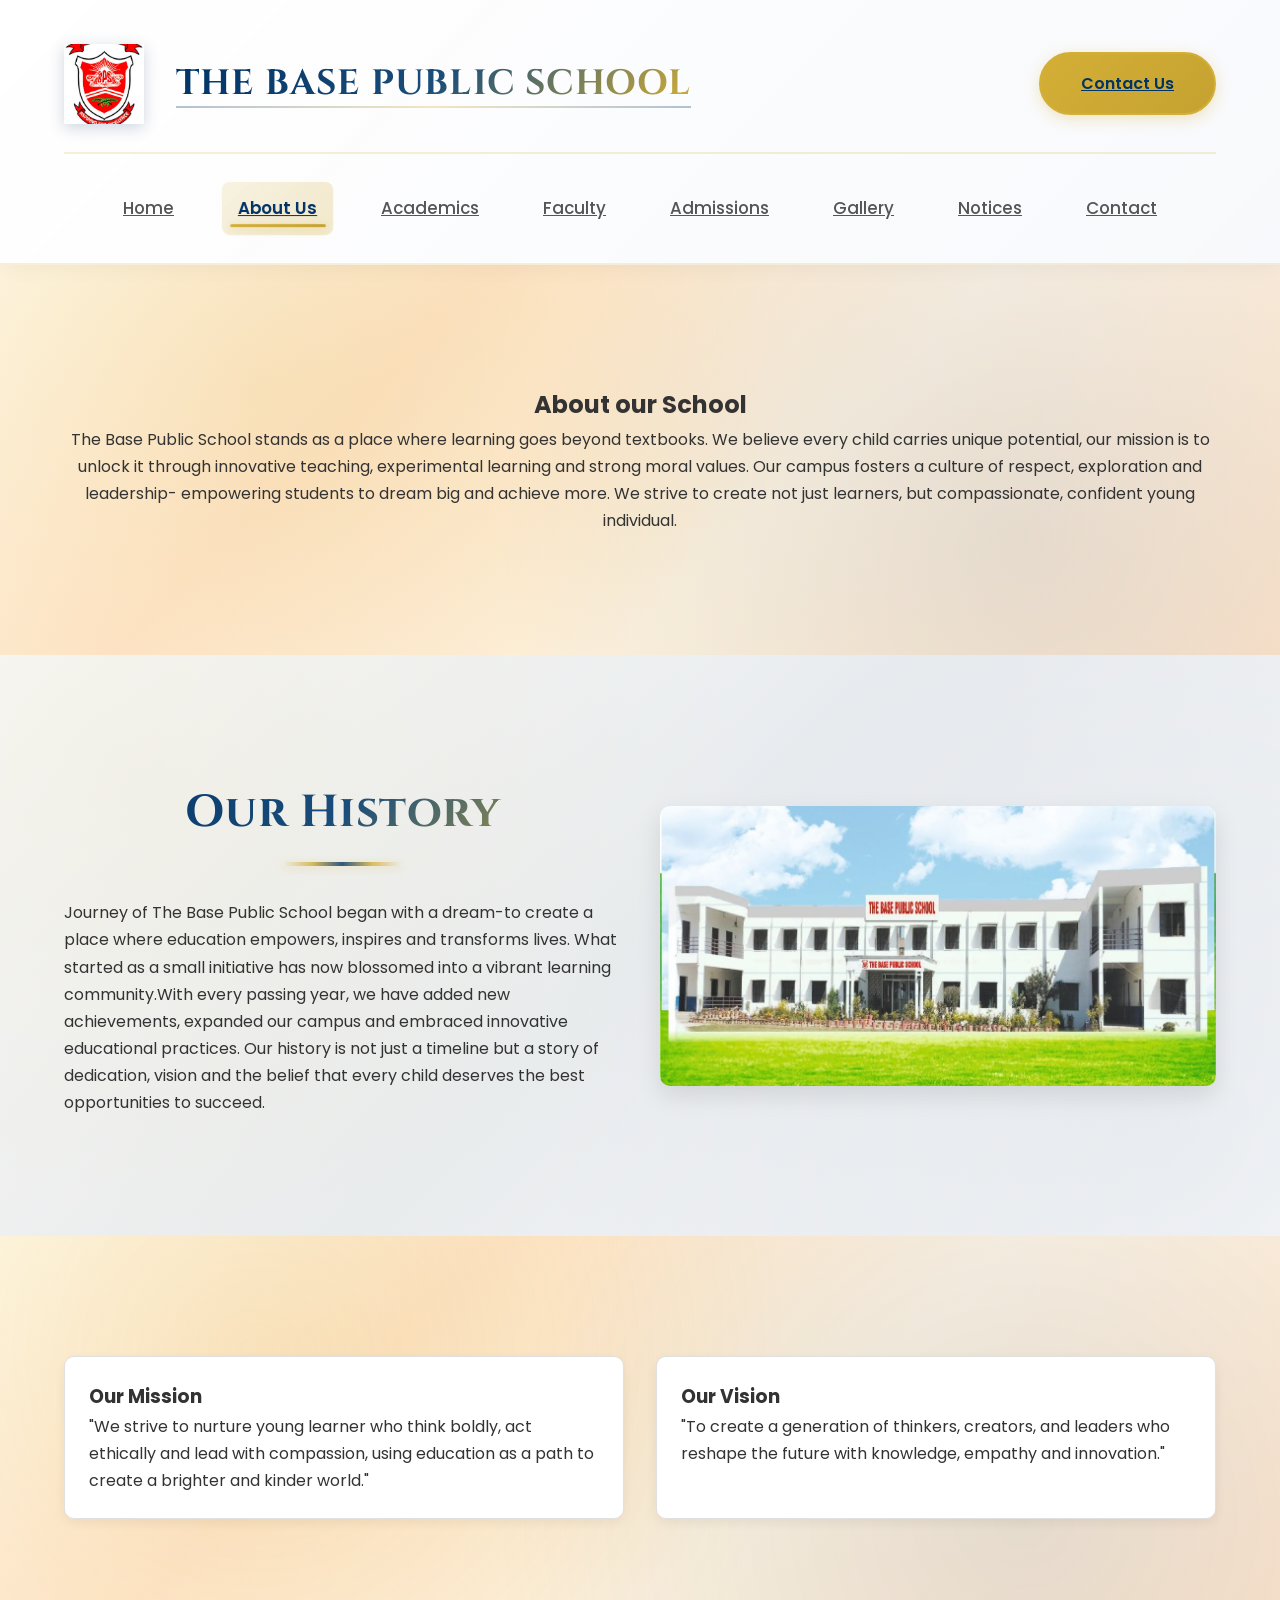
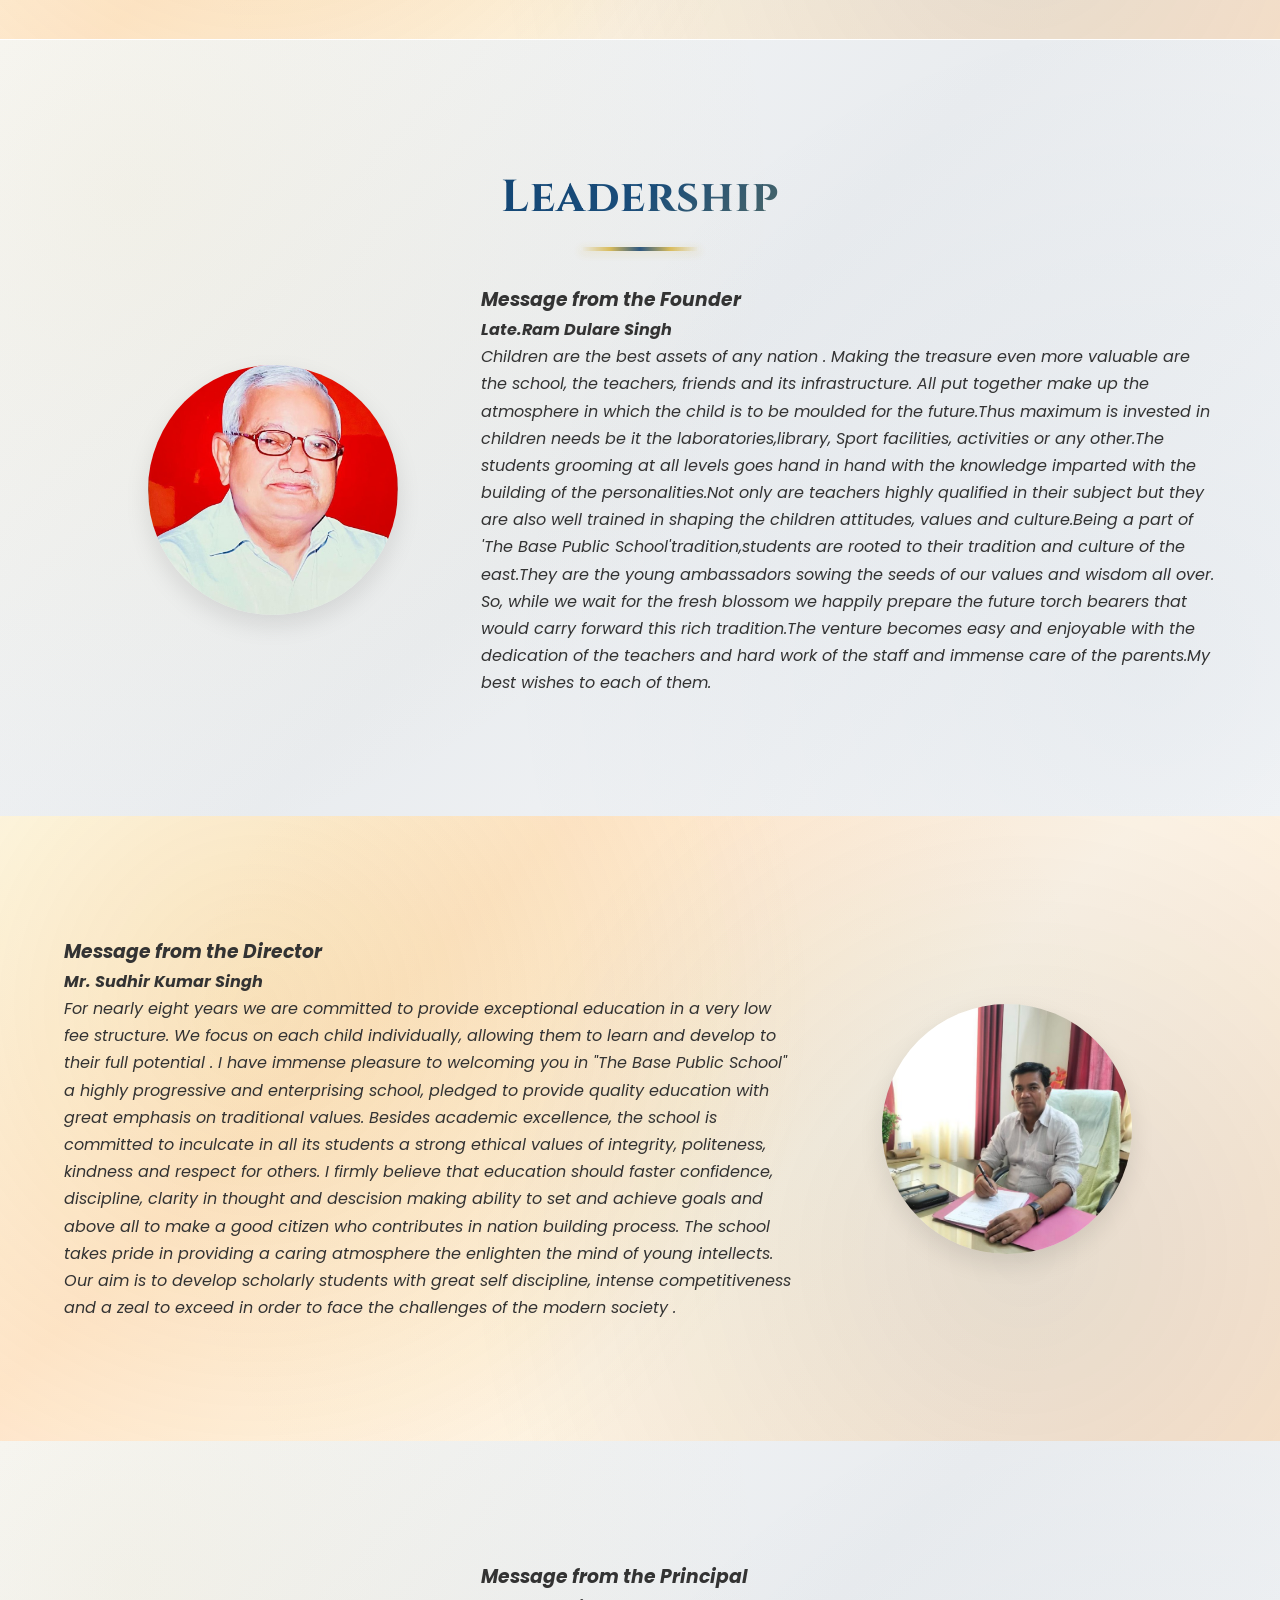
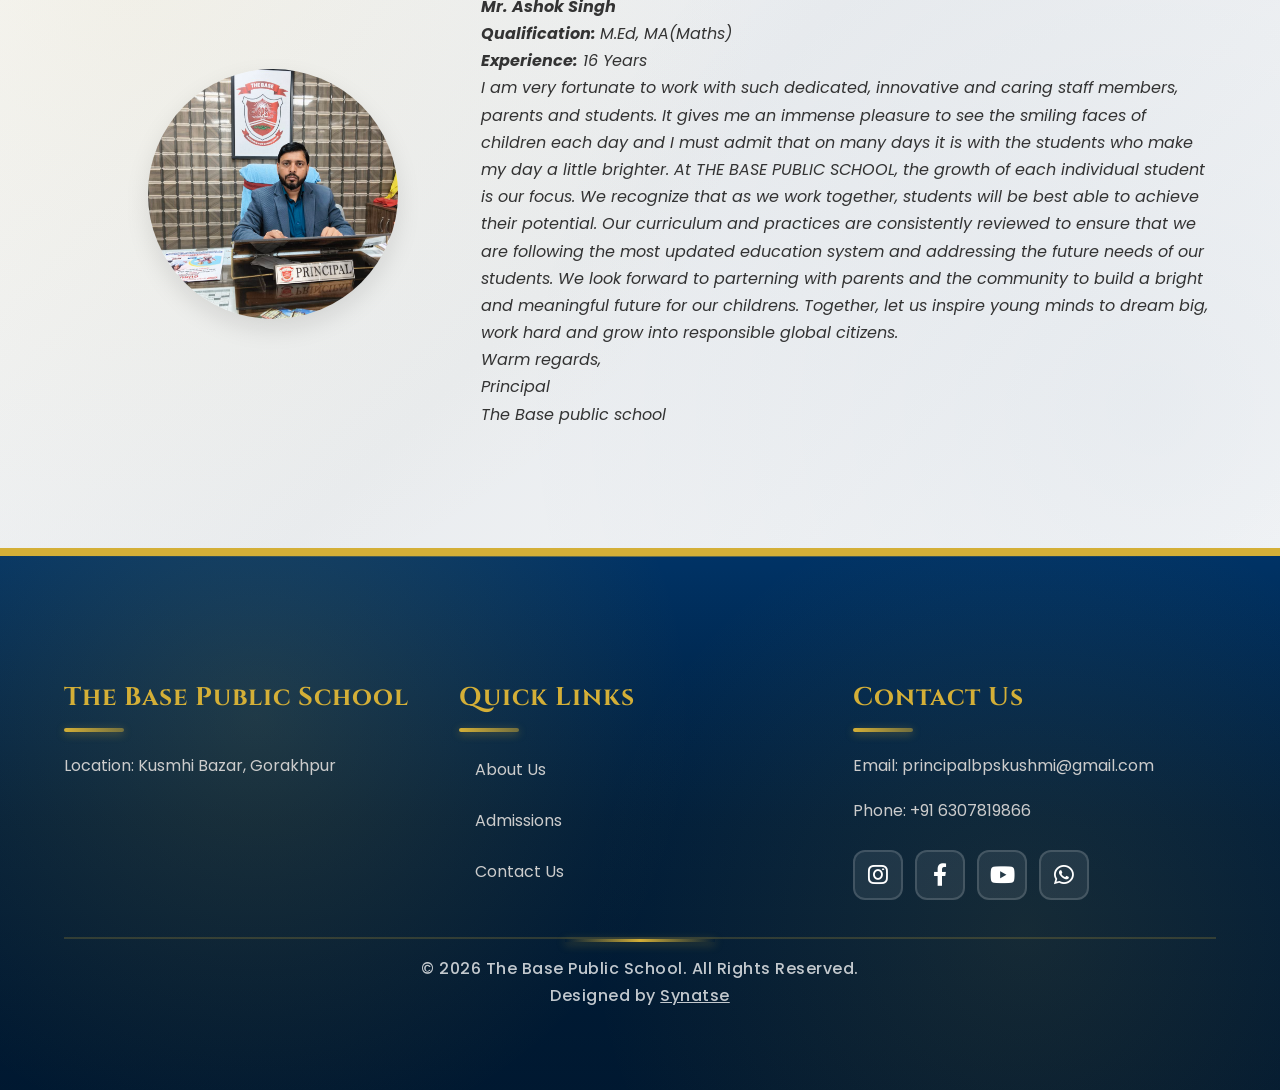
<file: about.html>
<!DOCTYPE html>
<html lang="en">
<head>
    <meta charset="UTF-8">
    <meta name="viewport" content="width=device-width, initial-scale=1.0">
    <title>About Us | The Base Public School</title>
    <meta name="description" content="Learn about The Base Public School's vision, mission, and history. A premier educational institution in Gorakhpur since [2010].">
    <link rel="stylesheet" href="https://cdnjs.cloudflare.com/ajax/libs/font-awesome/6.0.0-beta3/css/all.min.css">
    <link rel="stylesheet" href="css/styles.css?v=1.2">
    <link rel="icon" href="assets/logo/logo.jpg">
</head>
<body id="about-page">

    <header class="main-header">
        <div class="header-content">
            <div class="header-top">
                <a href="index.html" class="logo">
                    <img src="assets/logo/logo.jpg" alt="The Base Public School Logo">
                    <span class="logo-text">The Base Public School</span>
                </a>
                <a href="contact.html" class="btn btn-contact">Contact Us</a>
                <button class="hamburger-menu" aria-label="Toggle navigation menu">
                    <span class="icon"><span class="line line1"></span><span class="line line2"></span><span class="line line3"></span></span>
                </button>
            </div>
            <nav class="main-nav">
                <ul>
                    <li><a href="index.html">Home</a></li>
                    <li><a href="about.html" class="active">About Us</a></li>
                    <li><a href="academics.html">Academics</a></li>
                    <li><a href="faculty.html">Faculty</a></li>
                    <li><a href="admissions.html">Admissions</a></li>
                    <li><a href="gallery.html">Gallery</a></li>
                    <li><a href="notices.html">Notices</a></li>
                    <li><a href="contact.html">Contact</a></li>
                </ul>
            </nav>
        </div>
    </header>

    <main>
        <section class="section section-colorful">
            <div class="container text-center">
                <h1>About our School </h1>

            <p> The Base Public School stands as a place where learning goes beyond textbooks. We believe every child carries unique potential, our mission is to unlock it through innovative teaching, experimental learning and strong moral values. Our campus fosters a culture of respect, exploration and leadership- empowering students to dream big and achieve more. We strive to create not just learners, but compassionate, confident young individual.</p>

                
                <p style="max-width: 700px; margin: auto;"></p>
            </div>
        </section>

        <section class="section section-light">
            <div class="container">
                <div class="grid grid-2" style="align-items: center; gap: 40px;">
                    <div>
                        <h2>Our History</h2>
                        <p>Journey of The Base Public School began with a dream-to create a place where education empowers, inspires and transforms lives. What started as a small initiative has now blossomed into a vibrant learning community.With every passing year, we have added new achievements, expanded our campus and embraced innovative educational practices. Our history is not just a timeline but a story of dedication, vision and the belief that every child deserves the best opportunities to succeed.</p>
                        
                    </div>
                    <div>
                        <img src="/assets/infrastructure/school-building.jpg" alt="School Building" style="border-radius: var(--border-radius); box-shadow: var(--shadow-md);">
                    </div>
                </div>
            </div>
        </section>

        <section class="section section-colorful">
            <div class="container">
                <div class="grid grid-2">
                    <div class="card">
                        <h3>Our Mission</h3>
                        <p>"We strive to nurture young learner who think boldly, act ethically and lead with compassion, using education as a path to create a brighter and kinder world."</p>
                    </div>
                    <div class="card">
                        <h3>Our Vision</h3>
                        <p>"To create a generation of thinkers, creators, and leaders who reshape the future with knowledge, empathy and innovation."</p>
                    </div>
                </div>
            </div>
        </section>

        <section class="section section-light">
            <div class="container">
                <h2>Leadership</h2>
                <div class="message-section">
                    <div class="photo">
                        <img src="/assets/gallery/founder.jpg" alt="Founder's Photo">
                    </div>
                    <div class="text">
                        <h3>Message from the Founder</h3>
                        <h4>Late.Ram Dulare Singh</h4>
                        <p>Children are the best assets of any nation . Making the treasure even more valuable are the school, the teachers, friends and its infrastructure. All put together make up the atmosphere in which the child is to be moulded for the future.Thus maximum is invested in children needs be it the laboratories,library, Sport facilities, activities or any other.The students grooming at all levels goes hand in hand with the knowledge imparted with the building of the personalities.Not only are teachers highly qualified in their subject but they are also well trained in shaping the children attitudes, values and culture.Being a part of 'The Base Public School'tradition,students are rooted to their tradition and culture of the east.They are the young ambassadors sowing the seeds of our values and wisdom all over.
                            So, while we wait for the fresh blossom we happily prepare the future torch bearers that would carry forward this rich tradition.The venture becomes easy and enjoyable with the dedication of the teachers and hard work of the staff and immense care of the parents.My best wishes to each of them.
                        </p>
                    </div>
                </div>
            </div>
        </section>
        
        <section class="section section-colorful">
            <div class="container">
                 <div class="message-section" style="flex-direction: row-reverse;">
                    <div class="photo">
                        <img src="/assets/gallery/director.jpg" alt="Director's Photo">
                    </div>
                    <div class="text">
                        <h3>Message from the Director</h3>
                        <h4>Mr. Sudhir Kumar Singh </h4>
                        <p>For nearly eight years we are committed to provide exceptional education in a very low fee structure. We focus on each child individually, allowing them to learn and develop to their full potential . I have immense pleasure to welcoming you in "The Base Public School" a highly progressive and enterprising school, pledged to provide quality education with great emphasis on traditional values. Besides academic excellence, the school is committed to inculcate in all its students a strong ethical values of integrity, politeness, kindness and respect for others. I firmly believe that education should faster confidence, discipline, clarity in thought and descision making ability to set and achieve goals and above all to make a good citizen who contributes in nation building process. The school takes pride in providing a caring atmosphere the enlighten the mind of young intellects. Our aim is to develop scholarly students with great self discipline, intense competitiveness and a zeal to exceed in order to face the challenges of the modern society .</p>
                    </div>
                </div>
            </div>
        </section>

        <section class="section section-light">
            <div class="container">
                 <div class="message-section">
                    <div class="photo">
                        <img src="/assets/gallery/principal.jpg" alt="Principal's Photo">
                    </div>
                    <div class="text">
                        <h3>Message from the Principal</h3>
                        <h4>Mr. Ashok Singh</h4>
                        <p><strong>Qualification: </strong>M.Ed, MA(Maths)</p>
                        <p><strong>Experience:</strong> 16 Years</p>
                        <p>I am very fortunate to work with such dedicated, innovative and caring staff members, parents and students. It gives me an immense pleasure to see the smiling faces of children each day and I must admit that on many days it is with the students who make my day a little brighter.
                           At THE BASE PUBLIC SCHOOL, the growth of each individual student is our focus. We recognize that as we work together, students will be best able to achieve their potential.
                           Our curriculum and practices are consistently reviewed to ensure that we are following the most updated education system and addressing the future needs of our students.
                           We look forward to parterning with parents and the community to build a bright and meaningful future for our childrens. Together, let us inspire young minds to dream big, work hard and grow into responsible global citizens.
                           <br>
                           Warm regards,<br>
                           Principal<br>
                           The Base public school
                        </p>
                    </div>
                </div>
            </div>
        </section>

    </main>

    <footer class="main-footer">
        <div class="container">
            <div class="footer-content grid grid-3">
                <div class="footer-section">
                    <h4>The Base Public School</h4>
                    <p>Location: Kusmhi Bazar, Gorakhpur</p>
                </div>
                <div class="footer-section">
                    <h4>Quick Links</h4>
                    <ul>
                        <li><a href="about.html">About Us</a></li>
                        <li><a href="admissions.html">Admissions</a></li>
                        <li><a href="contact.html">Contact Us</a></li>
                    </ul>
                </div>
                <div class="footer-section">
                    <h4>Contact Us</h4>
                    <p>Email: <a href="mailto:principlebpskushmi@gmail.com">principalbpskushmi@gmail.com</a></p>
                    <p>Phone: <a href="tel:+6307819866">+91 6307819866</a></p>
                    <div class="social-links">
                        <a href="https://www.instagram.com" target="_blank" aria-label="Instagram"><i class="fab fa-instagram"></i></a>
                        <a href="https://www.facebook.com" target="_blank" aria-label="Facebook"><i class="fab fa-facebook-f"></i></a>
                        <a href="https://www.youtube.com" target="_blank" aria-label="YouTube"><i class="fab fa-youtube"></i></a>
                        <a href="https://wa.me/916307819866" target="_blank" aria-label="WhatsApp"><i class="fab fa-whatsapp"></i></a>
                    </div>
                </div>
            </div>
            <div class="footer-bottom">
                <p>&copy; <span id="footer-year">2025</span> The Base Public School. All Rights Reserved.</p>
                <p>Designed by <a href="http://synatse.rf.gd" target="_blank" rel="noopener noreferrer"
                    style="color: var(--light-text-color);">Synatse</a></p>
            </div>
        </div>
    </footer>

    <script src="js/main.js"></script>
    <script>
        document.getElementById('footer-year').textContent = new Date().getFullYear();
    </script>

</body>
</html>
</file>
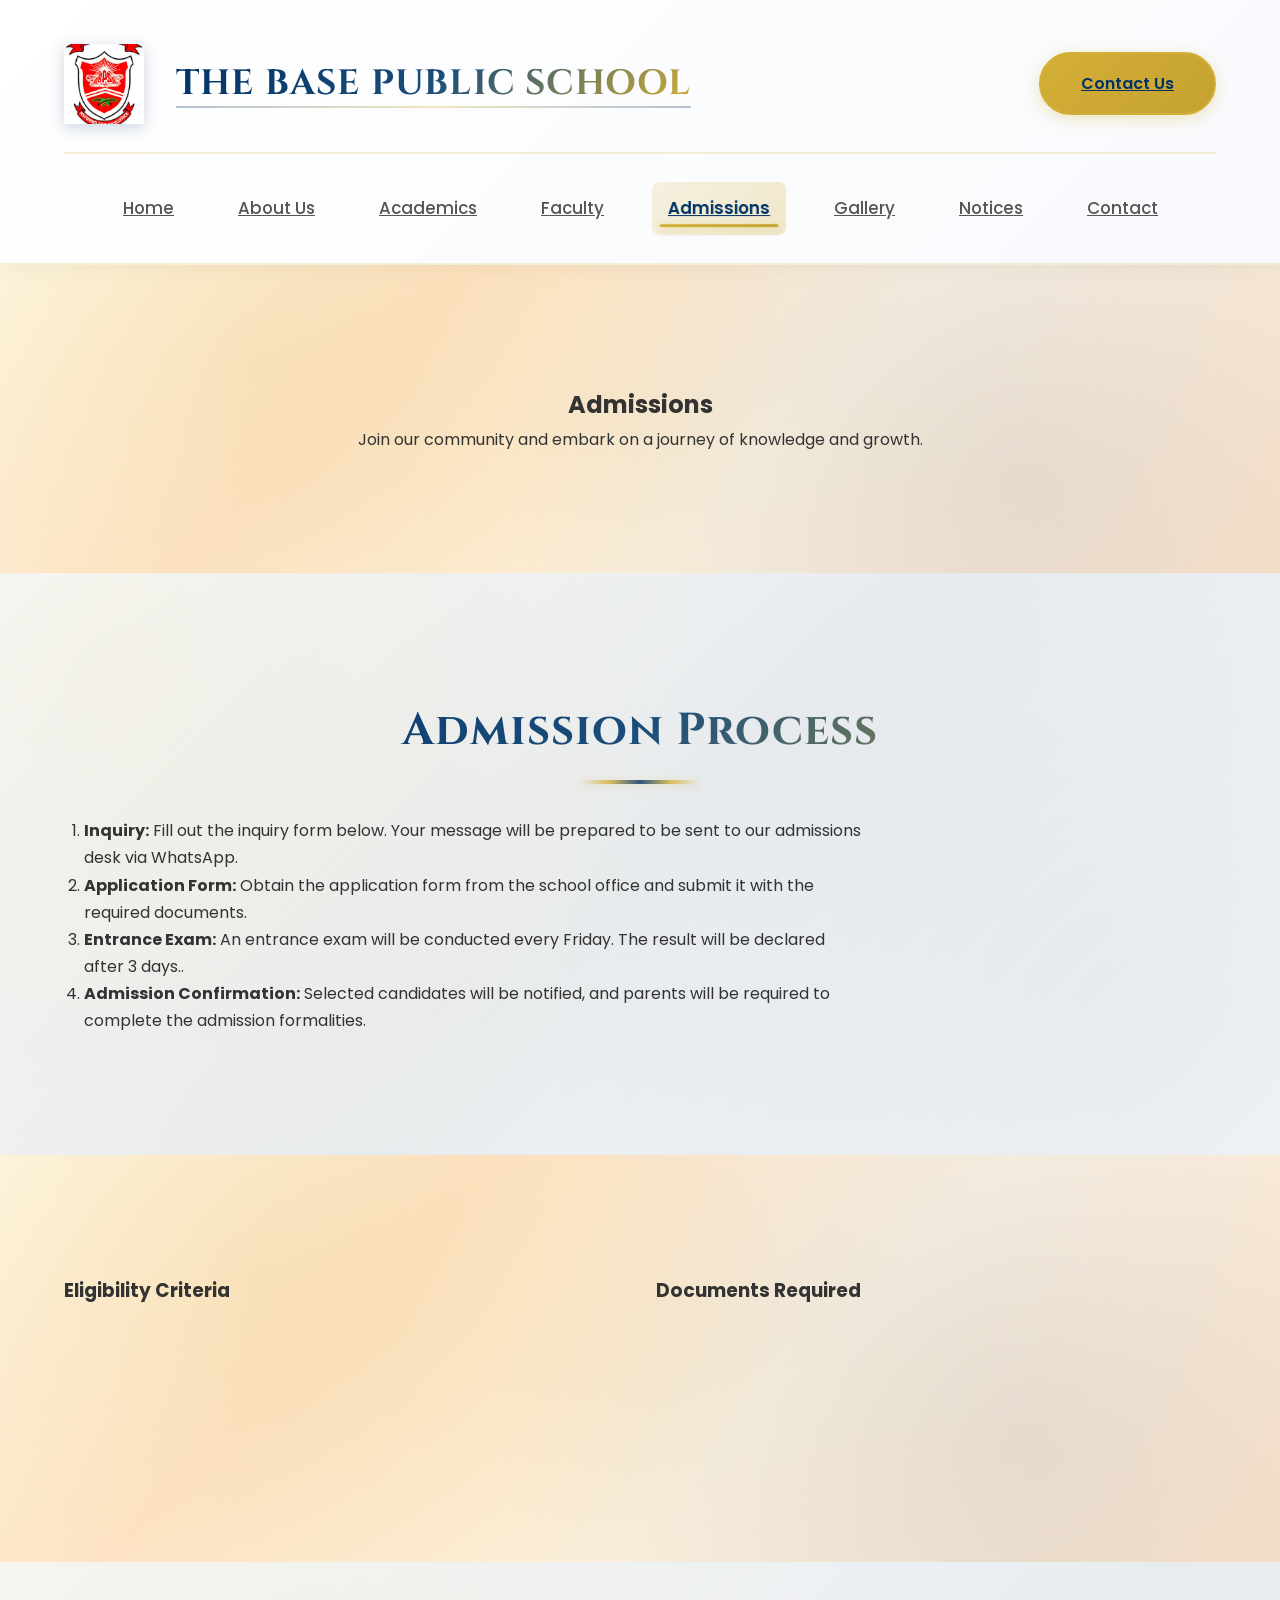
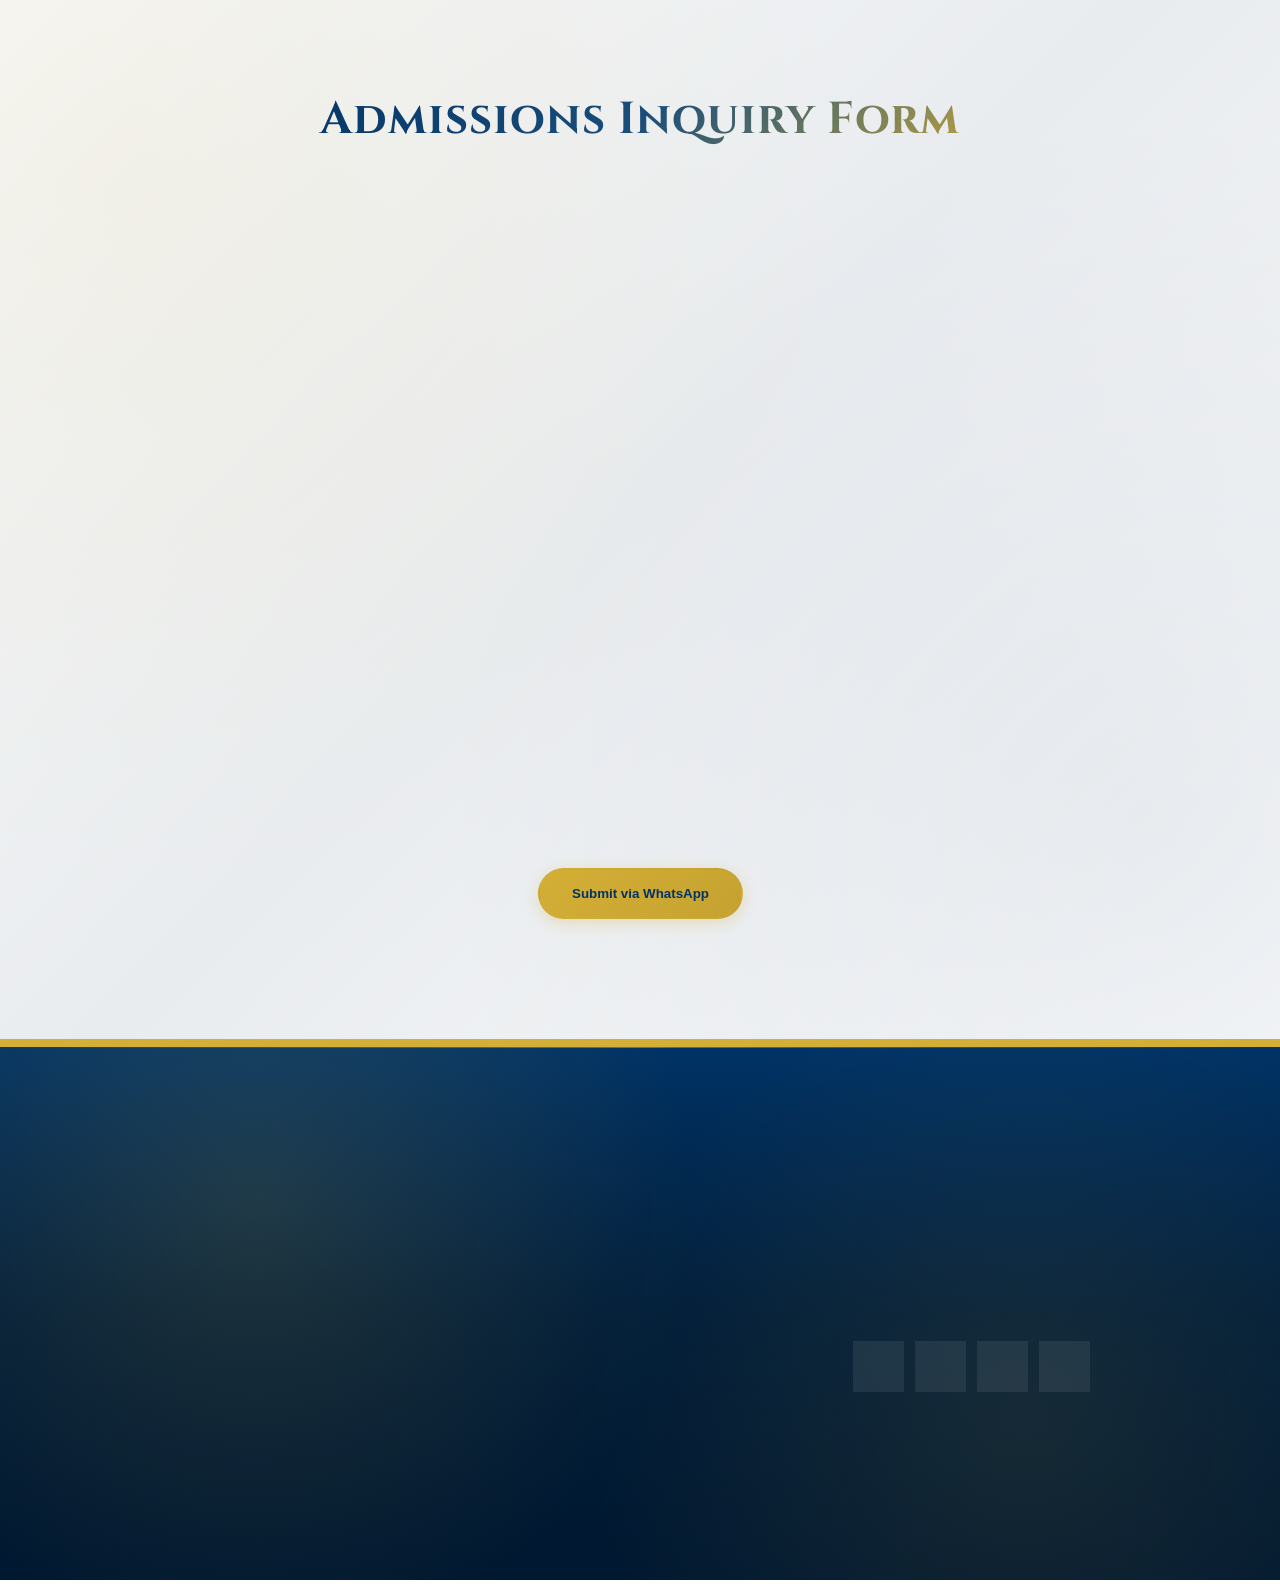
<file: admissions.html>
<!DOCTYPE html>
<html lang="en">
<head>
    <meta charset="UTF-8">
    <meta name="viewport" content="width=device-width, initial-scale=1.0">
    <title>Admissions | The Base Public School</title>
    <meta name="description" content="Information about the admission process, eligibility, and inquiry form for The Base Public School.">
    <link rel="stylesheet" href="https://cdnjs.cloudflare.com/ajax/libs/font-awesome/6.0.0-beta3/css/all.min.css">
    <link rel="stylesheet" href="css/styles.css?v=1.2">
    <link rel="icon" href="assets/logo/logo.jpg">
</head>
<body id="admissions-page">

    <header class="main-header">
        <div class="header-content">
            <div class="header-top">
                <a href="index.html" class="logo">
                    <img src="assets/logo/logo.jpg" alt="The Base Public School Logo">
                    <span class="logo-text">The Base Public School</span>
                </a>
                <a href="contact.html" class="btn btn-contact">Contact Us</a>
                <button class="hamburger-menu" aria-label="Toggle navigation menu">
                    <span class="icon"><span class="line line1"></span><span class="line line2"></span><span class="line line3"></span></span>
                </button>
            </div>
            <nav class="main-nav">
                <ul>
                    <li><a href="index.html">Home</a></li>
                    <li><a href="about.html">About Us</a></li>
                    <li><a href="academics.html">Academics</a></li>
                    <li><a href="faculty.html">Faculty</a></li>
                    <li><a href="admissions.html" class="active">Admissions</a></li>
                    <li><a href="gallery.html">Gallery</a></li>
                    <li><a href="notices.html">Notices</a></li>
                    <li><a href="contact.html">Contact</a></li>
                </ul>
            </nav>
        </div>
    </header>

    <main>
        <section class="section section-colorful">
            <div class="container text-center">
                <h1>Admissions</h1>
                <p style="max-width: 700px; margin: auto;">Join our community and embark on a journey of knowledge and growth.</p>
            </div>
        </section>

        <section class="section section-light">
            <div class="container">
                <h2>Admission Process</h2>
                <ol style="padding-left: 20px; max-width: 800px;">
                    <li><strong>Inquiry:</strong> Fill out the inquiry form below. Your message will be prepared to be sent to our admissions desk via WhatsApp.</li>
                    <li><strong>Application Form:</strong> Obtain the application form from the school office and submit it with the required documents.</li>
                    <li><strong>Entrance Exam:</strong> An entrance exam will be conducted every Friday. The result will be declared after 3 days..</li>
                    <li><strong>Admission Confirmation:</strong> Selected candidates will be notified, and parents will be required to complete the admission formalities.</li>
                </ol>
            </div>
        </section>

        <section class="section section-colorful">
            <div class="container grid grid-2">
                <div>
                    <h3>Eligibility Criteria</h3>
                    <ul>
                        <li>Nursery: 3+ years as of 1st April.</li>
                        <li>LKG:4+ years as of 1st April.</li>
                        <li>UKG:5+ years as of 1st April.</li>
                        <li>Class I onwards: Based on performance in the assessment.</li>
                    </ul>
                </div>
                <div>
                    <h3>Documents Required</h3>
                    <ul>
                        <li>Birth Certificate (copy)</li>
                        <li>Transfer Certificate (original)</li>
                        <li>Previous Year's Report Card (copy)</li>
                        <li>Aadhaar Card of student and parents (copy)</li>
                        <li>4 Passport-sized photographs</li>
                    </ul>
                </div>
            </div>
        </section>

        <section class="section section-light">
            <div class="container" style="max-width: 800px;">
                <h2 class="text-center">Admissions Inquiry Form</h2>
                <p class="text-center">After submitting, you will be prompted to send your inquiry via WhatsApp.</p>
                <form id="admissions-form" novalidate>
                    <div class="form-group">
                        <label for="student-name">Student's Name</label>
                        <input type="text" id="student-name" class="form-control" required>
                    </div>
                    <div class="form-group">
                        <label for="parent-name">Parent's Name</label>
                        <input type="text" id="parent-name" class="form-control" required>
                    </div>
                    <div class="form-group">
                        <label for="email">Email Address</label>
                        <input type="email" id="email" class="form-control" required>
                    </div>
                    <div class="form-group">
                        <label for="phone">Phone Number</label>
                        <input type="tel" id="phone" class="form-control" required>
                    </div>
                    <div class="form-group">
                        <label for="class">Class Applying For</label>
                        <select id="class" class="form-control" required>
                            <option value="">-- Select Class --</option>
                            <option value="Nursery">Nursery</option>
                            <option value="LKG">LKG</option>
                            <option value="UKG">UKG</option>
                            <option value="1">Class 1</option>
                            <option value="2">Class 2</option>
                            <option value="3">Class 3</option>
                            <option value="4">Class 4</option>
                            <option value="5">Class 5</option>
                            <option value="6">Class 6</option>
                            <option value="7">Class 7</option>
                            <option value="8">Class 8</option>
                            <option value="9">Class 9</option>
                            <option value="11 - Science">Class 11 - Science</option>
                            <option value="11" - Commerce>Class 11 - Commerce</option>
                        </select>
                    </div>
                    <div class="form-group">
                        <label for="message">Your Message (Optional)</label>
                        <textarea id="message" class="form-control" rows="4"></textarea>
                    </div>
                    <div class="text-center">
                        <button type="submit" class="btn btn-primary">Submit via WhatsApp</button>
                    </div>
                </form>
            </div>
        </section>
    </main>

    <footer class="main-footer">
        <div class="container">
            <div class="footer-content grid grid-3">
                <div class="footer-section">
                    <h4>The Base Public School</h4>
                    <p>Location: Kusmhi Bazar, Gorakhpur</p>
                </div>
                <div class="footer-section">
                    <h4>Quick Links</h4>
                    <ul>
                        <li><a href="about.html">About Us</a></li>
                        <li><a href="admissions.html">Admissions</a></li>
                        <li><a href="contact.html">Contact Us</a></li>
                    </ul>
                </div>
                <div class="footer-section">
                    <h4>Contact Us</h4>
                    <p>Email: <a href="mailto:principalbpskusmhi@gmail.com">principalbpskusmhi@gmail.com </a></p>
                    <p>Phone: <a href="tel:+916307819866">+91 6307819866</a></p>
                    <div class="social-links">
                        <a href="https://www.instagram.com" target="_blank" aria-label="Instagram"><i class="fab fa-instagram"></i></a>
                        <a href="https://www.facebook.com" target="_blank" aria-label="Facebook"><i class="fab fa-facebook-f"></i></a>
                        <a href="https://www.youtube.com" target="_blank" aria-label="YouTube"><i class="fab fa-youtube"></i></a>
                        <a href="https://wa.me/916307819866" target="_blank" aria-label="WhatsApp"><i class="fab fa-whatsapp"></i></a>
                    </div>
                </div>
            </div>
            <div class="footer-bottom">
                <p>&copy; <span id="footer-year">2025</span> The Base Public School. All Rights Reserved.</p>
                <p>Designed by <a href="http://synatse.rf.gd" target="_blank" rel="noopener noreferrer"style="color: var(--light-text-color);">Synatse</a></p>
            </div>
        </div>
    </footer>

    <script src="js/main.js"></script>
    <script>
        document.getElementById('footer-year').textContent = new Date().getFullYear();

        document.addEventListener('DOMContentLoaded', function() {
            const admissionsForm = document.getElementById('admissions-form');
            
            if (admissionsForm) {
                admissionsForm.addEventListener('submit', function(e) {
                    e.preventDefault();
                    
                    // Get form values
                    const studentName = document.getElementById('student-name').value;
                    const parentName = document.getElementById('parent-name').value;
                    const email = document.getElementById('email').value;
                    const phone = document.getElementById('phone').value;
                    const classApplying = document.getElementById('class').value;
                    const message = document.getElementById('message').value;
                    
                    // Validate required fields
                    if (!studentName || !parentName || !email || !phone || !classApplying) {
                        alert('Please fill in all required fields.');
                        return;
                    }
                    
                    // Create WhatsApp message
                    const whatsappMessage = `Hello, I would like to inquire about admissions.
Student Name: ${studentName}
Parent Name: ${parentName}
Email: ${email}
Phone: ${phone}
Class Applying For: ${classApplying}
${message ? `Message: ${message}` : ''}`;
                    
                    // Encode message for URL
                    const encodedMessage = encodeURIComponent(whatsappMessage);
                    const whatsappPhone = '916307819866'; // Your school's WhatsApp number
                    const whatsappURL = `https://wa.me/${whatsappPhone}?text=${encodedMessage}`;
                    
                    // Open WhatsApp
                    window.open(whatsappURL, '_blank');
                    
                    // Reset form
                    admissionsForm.reset();
                });
            }
        });
    </script>

</body>
</html>
</file>
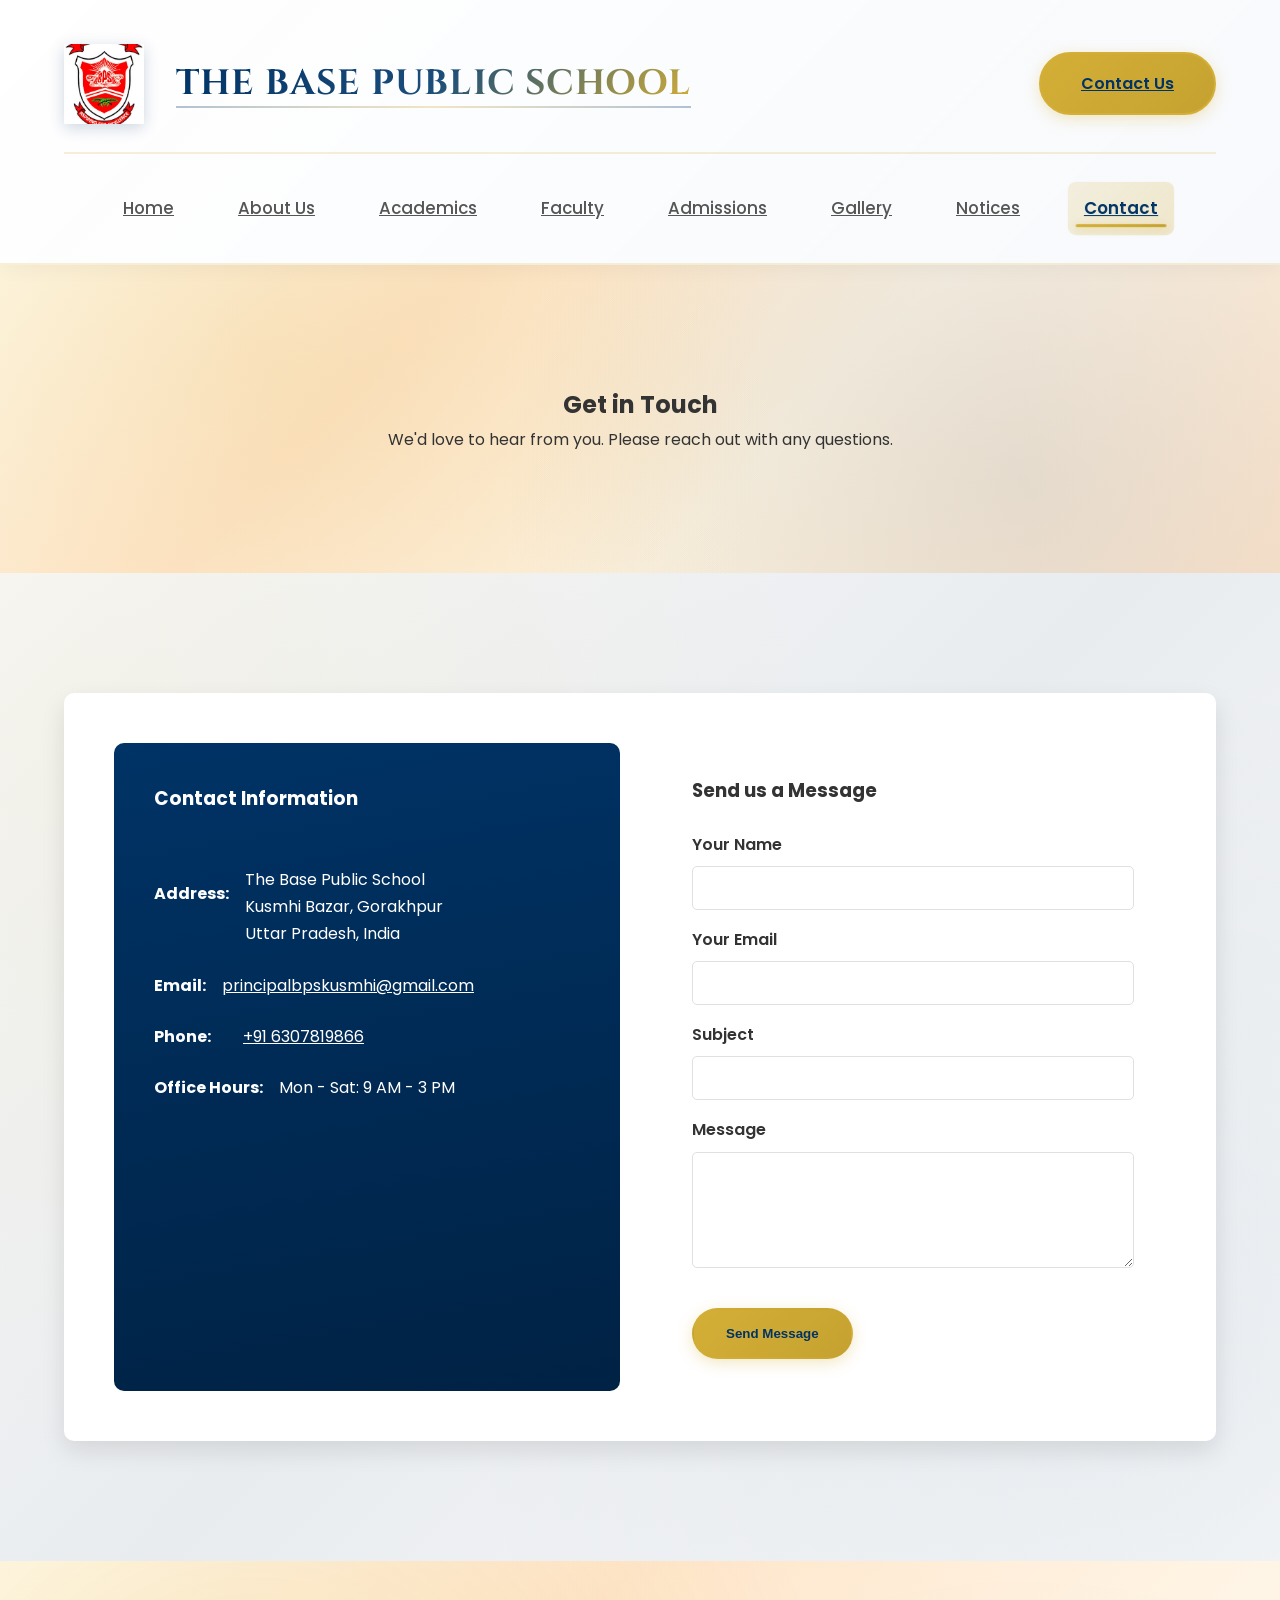
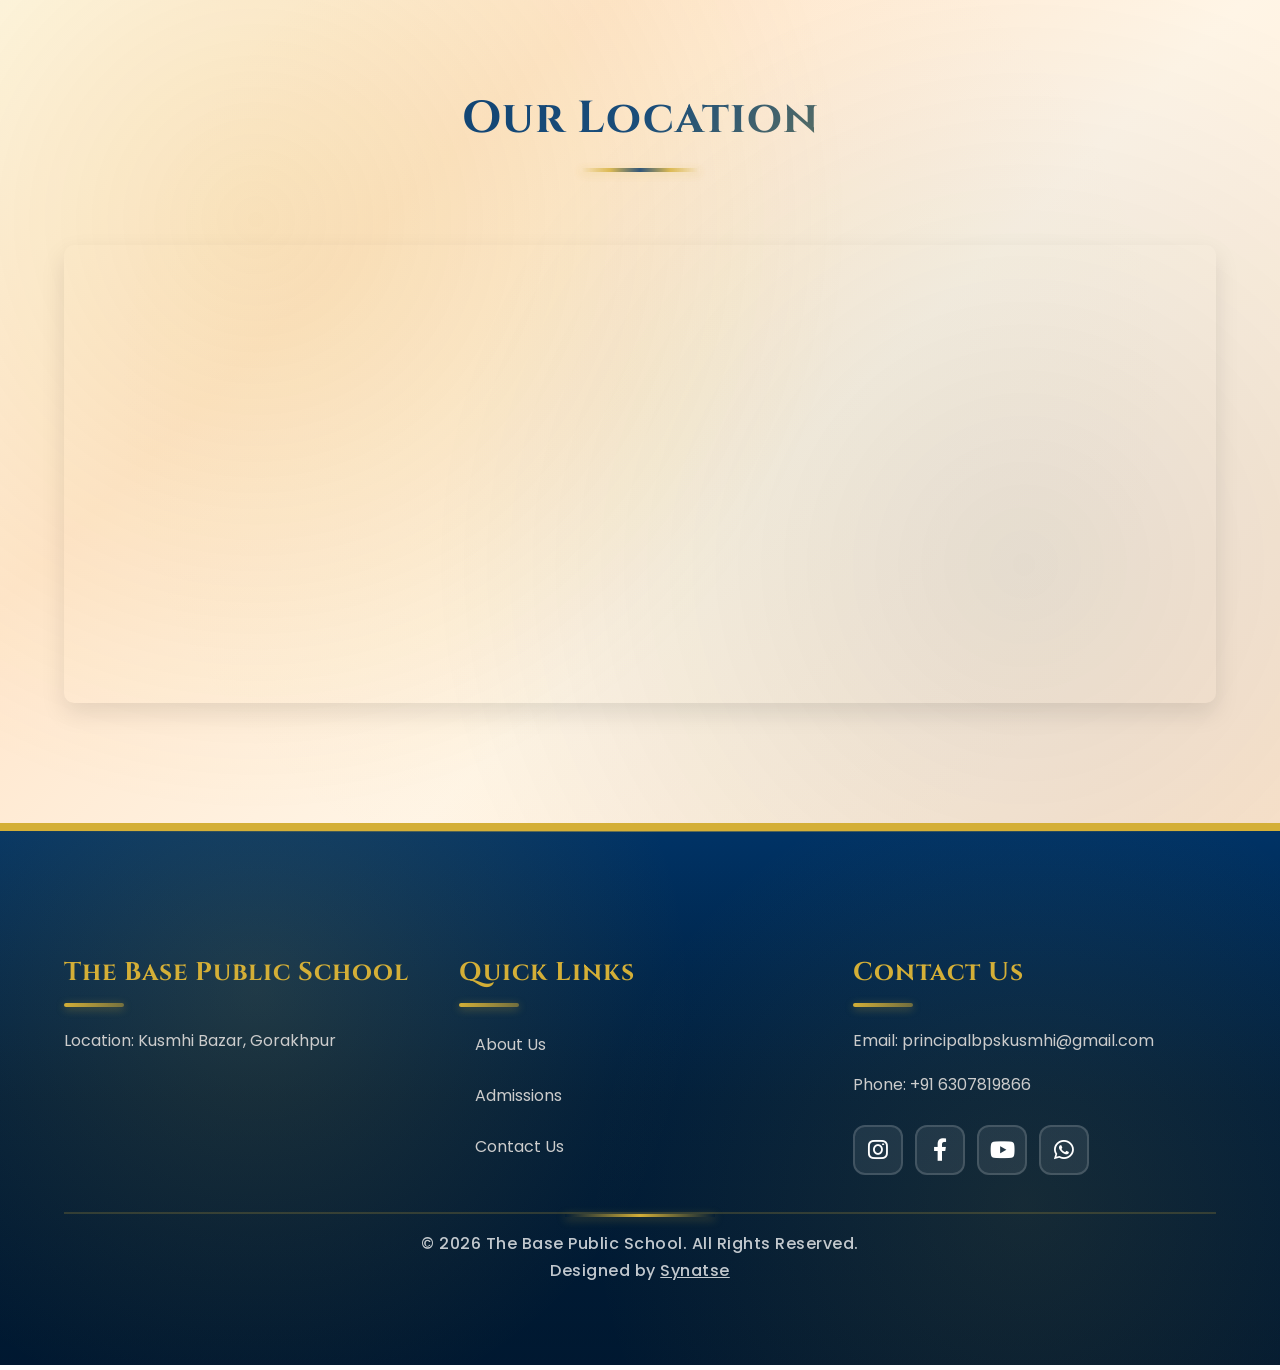
<file: contact.html>
<!DOCTYPE html>
<html lang="en">
<head>
    <meta charset="UTF-8">
    <meta name="viewport" content="width=device-width, initial-scale=1.0">
    <title>Contact Us | The Base Public School</title>
    <meta name="description" content="Contact The Base Public School for inquiries. Find our address, phone number, and a contact form.">
    <link rel="stylesheet" href="https://cdnjs.cloudflare.com/ajax/libs/font-awesome/6.0.0-beta3/css/all.min.css">
    <link rel="stylesheet" href="css/styles.css?v=1.2">
    <link rel="icon" href="assets/logo/logo.jpg">
</head>
<body id="contact-page">

    <header class="main-header">
        <div class="header-content">
            <div class="header-top">
                <a href="index.html" class="logo">
                    <img src="assets/logo/logo.jpg" alt="The Base Public School Logo">
                    <span class="logo-text">The Base Public School</span>
                </a>
                <a href="contact.html" class="btn btn-contact">Contact Us</a>
                <button class="hamburger-menu" aria-label="Toggle navigation menu">
                    <span class="icon"><span class="line line1"></span><span class="line line2"></span><span class="line line3"></span></span>
                </button>
            </div>
            <nav class="main-nav">
                <ul>
                    <li><a href="index.html">Home</a></li>
                    <li><a href="about.html">About Us</a></li>
                    <li><a href="academics.html">Academics</a></li>
                    <li><a href="faculty.html">Faculty</a></li>
                    <li><a href="admissions.html">Admissions</a></li>
                    <li><a href="gallery.html">Gallery</a></li>
                    <li><a href="notices.html">Notices</a></li>
                    <li><a href="contact.html" class="active">Contact</a></li>
                </ul>
            </nav>
        </div>
    </header>

    <main>
        <section class="section section-colorful">
            <div class="container text-center">
                <h1>Get in Touch</h1>
                <p style="max-width: 700px; margin: auto;">We'd love to hear from you. Please reach out with any questions.</p>
            </div>
        </section>

        <section class="section section-light">
            <div class="container">
                <div class="contact-wrapper">
                    <div class="contact-info">
                        <h3>Contact Information</h3>
                        <p><strong>Address:</strong><br>The Base Public School<br>Kusmhi Bazar, Gorakhpur<br>Uttar Pradesh, India</p>
                        <p><strong>Email:</strong><a href="mailto:principalbpskusmhi@gmail.com">principalbpskusmhi@gmail.com</a></p>
                        <p><strong>Phone:</strong><br><a href="tel:+916307819866">+91 6307819866</a></p>
                        <p><strong>Office Hours:</strong>Mon - Sat: 9 AM - 3 PM
                    </div>
                    <div class="contact-form">
                        <h3>Send us a Message</h3>
                        <form id="contact-form" novalidate>
                            <div class="form-group">
                                <label for="name">Your Name</label>
                                <input type="text" id="name" name="name" class="form-control" required>
                            </div>
                            <div class="form-group">
                                <label for="email">Your Email</label>
                                <input type="email" id="email" name="email" class="form-control" required>
                            </div>
                            <div class="form-group">
                                <label for="subject">Subject</label>
                                <input type="text" id="subject" name="subject" class="form-control" required>
                            </div>
                            <div class="form-group">
                                <label for="message">Message</label>
                                <textarea id="message" name="message" class="form-control" rows="5" required></textarea>
                            </div>
                            <button type="submit" class="btn btn-primary">Send Message</button>
                        </form>
                    </div>
                </div>
            </div>
        </section>

        <section class="section section-colorful">
            <div class="container">
                <h2 class="text-center">Our Location</h2>
                <div class="map-container" style="border-radius: var(--border-radius); overflow: hidden; box-shadow: var(--shadow-md); margin-top: 40px;">
                    <iframe src="https://www.google.com/maps/embed?pb=!1m14!1m12!1m3!1d1781.4641878738523!2d83.50840924890164!3d26.746661637008103!2m3!1f0!2f0!3f0!3m2!1i1024!2i768!4f13.1!5e0!3m2!1sen!2sin!4v1764175047883!5m2!1sen!2sin"
                    width="100%" 
                    height="450" 
                    style="border:0;" 
                    allowfullscreen="" 
                    loading="lazy" 
                    referrerpolicy="no-referrer-when-downgrade"
                    title="Google Map Placeholder">
                    </iframe>
                    
                </div>
            </div>
        </section>
    </main>

    <footer class="main-footer">
        <div class="container">
            <div class="footer-content grid grid-3">
                <div class="footer-section">
                    <h4>The Base Public School</h4>
                    <p>Location: Kusmhi Bazar, Gorakhpur</p>
                </div>
                <div class="footer-section">
                    <h4>Quick Links</h4>
                    <ul>
                        <li><a href="about.html">About Us</a></li>
                        <li><a href="admissions.html">Admissions</a></li>
                        <li><a href="contact.html">Contact Us</a></li>
                    </ul>
                </div>
                <div class="footer-section">
                    <h4>Contact Us</h4>
                    <p>Email: <a href="mailto:principalbpskusmhi@gmail.com">principalbpskusmhi@gmail.com</a></p>
                    <p>Phone: <a href="tel:+916307819866">+91 6307819866</a></p>
                    <div class="social-links">
                        <a href="https://www.instagram.com" target="_blank" aria-label="Instagram"><i class="fab fa-instagram"></i></a>
                        <a href="https://www.facebook.com" target="_blank" aria-label="Facebook"><i class="fab fa-facebook-f"></i></a>
                        <a href="https://www.youtube.com" target="_blank" aria-label="YouTube"><i class="fab fa-youtube"></i></a>
                        <a href="https://wa.me/916307819866" target="_blank" aria-label="WhatsApp"><i class="fab fa-whatsapp"></i></a>
                    </div>
                </div>
            </div>
            <div class="footer-bottom">
                <p>&copy; <span id="footer-year">2025</span> The Base Public School. All Rights Reserved.</p>
                <p>Designed by <a href="http://synatse.rf.gd" target="_blank" rel="noopener noreferrer"
                        style="color: var(--light-text-color);">Synatse</a></p>
            </div>
        </div>
    </footer>

    <script src="js/main.js"></script>
    <script>
        document.getElementById('footer-year').textContent = new Date().getFullYear();
    </script>

</body>
</html>
</file>
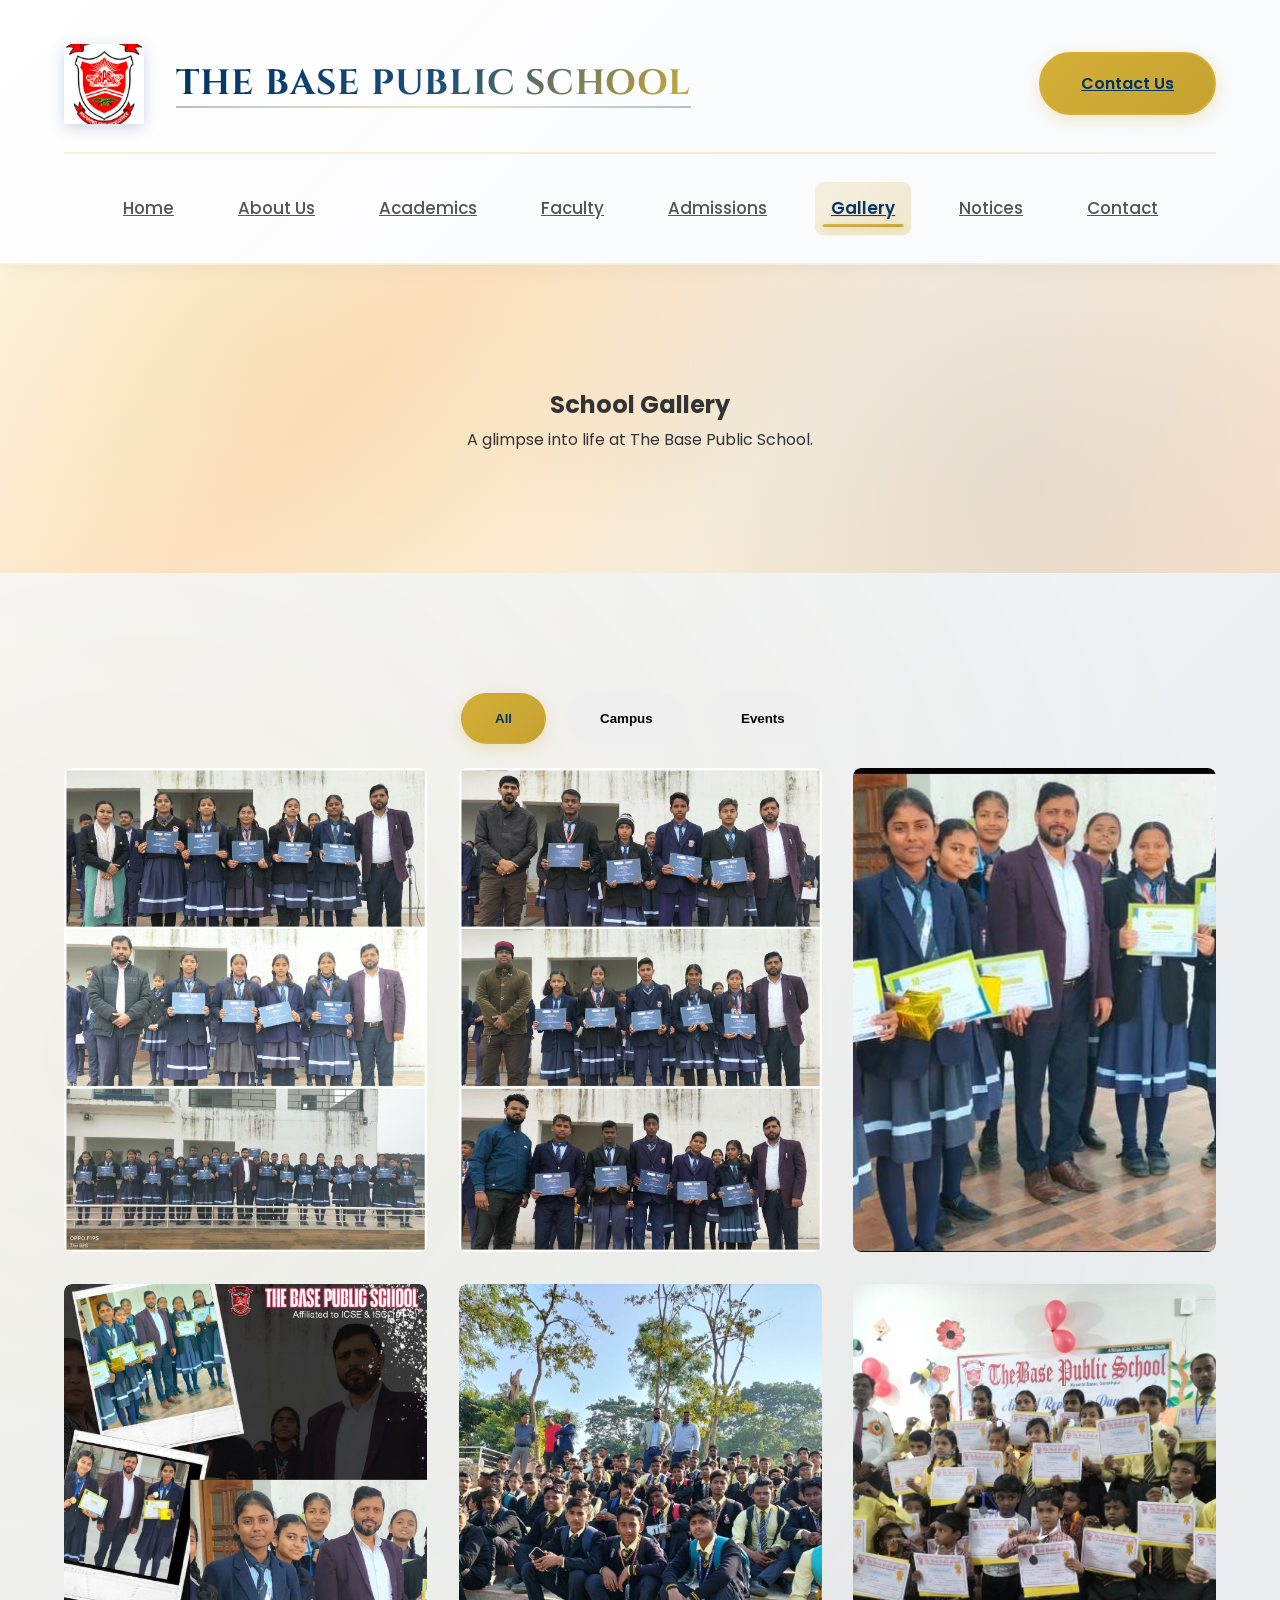
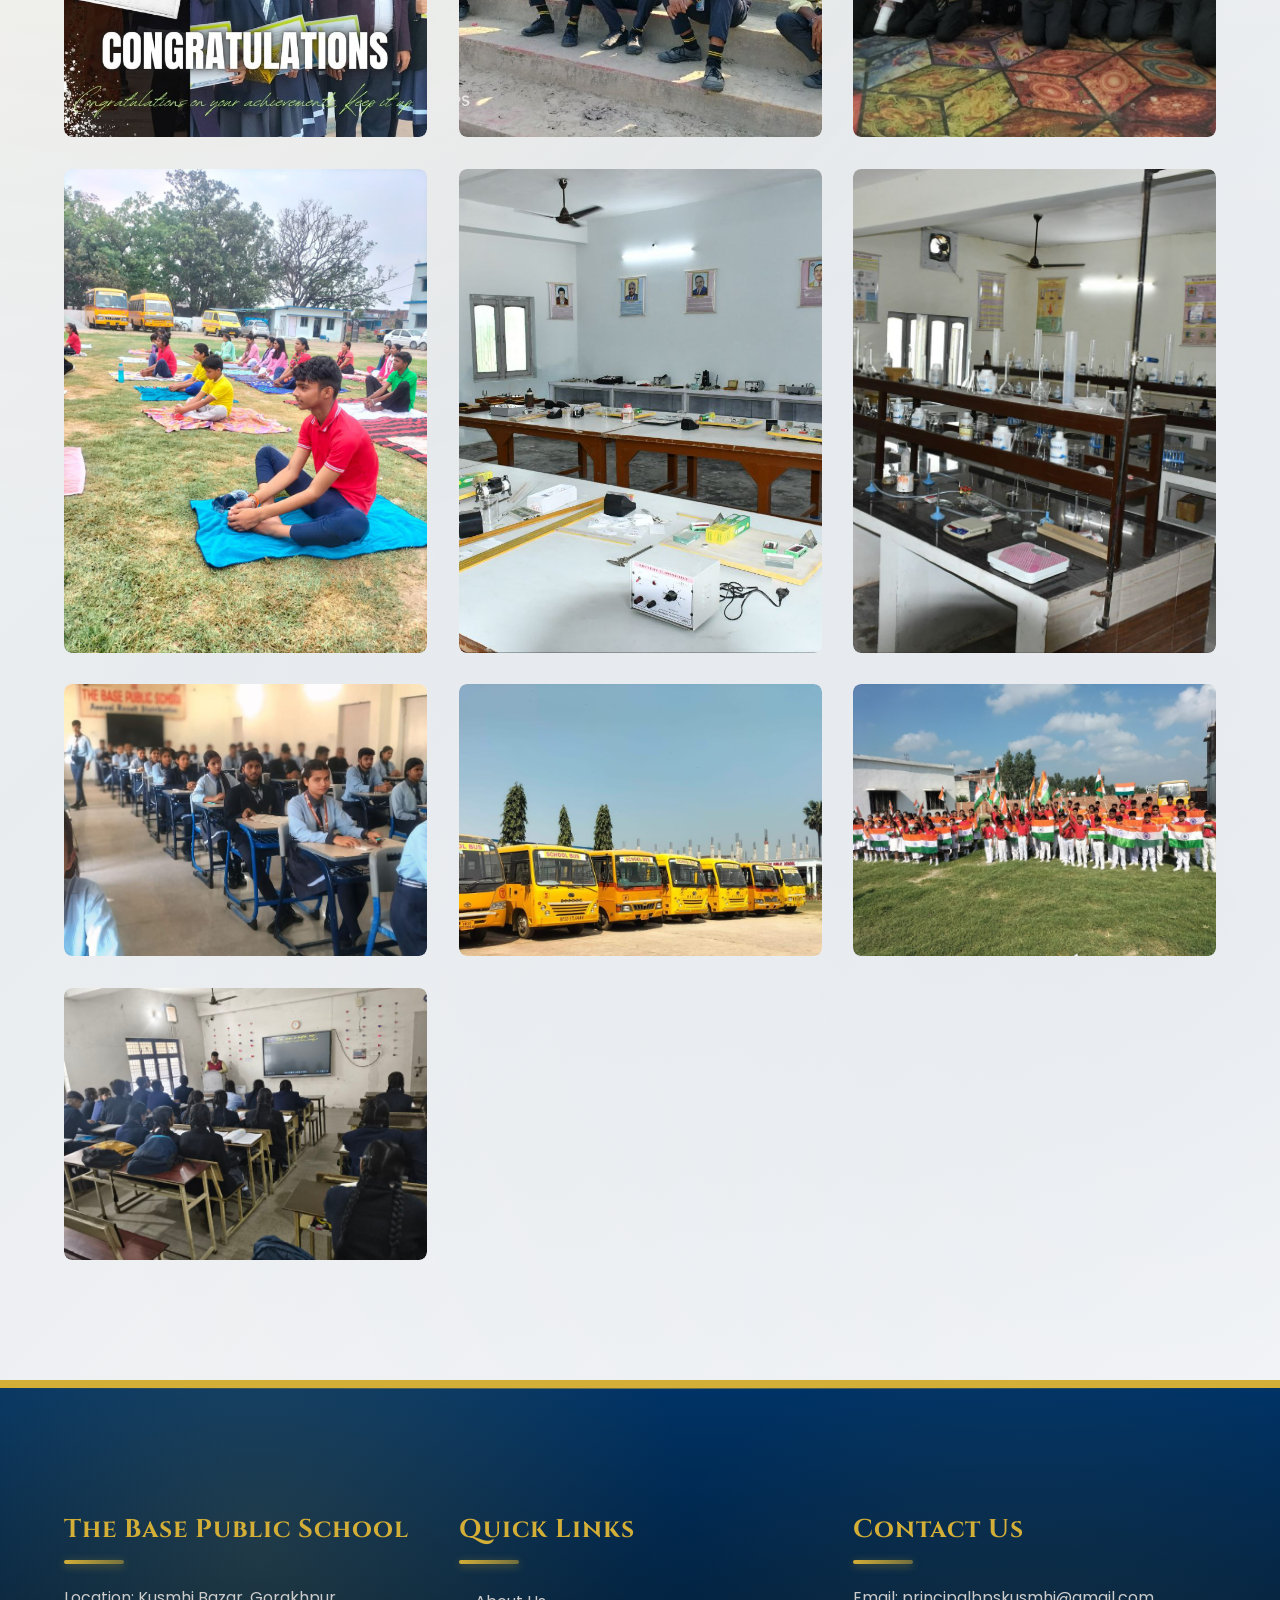
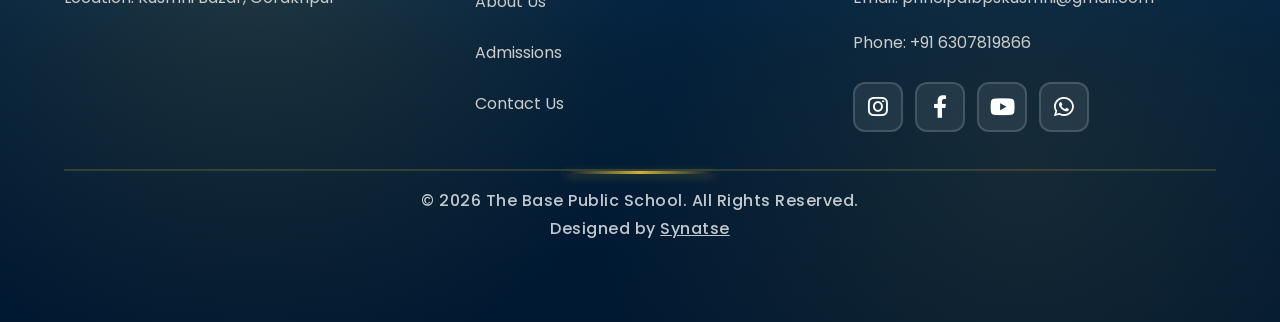
<file: gallery.html>
<!DOCTYPE html>
<html lang="en">
<head>
    <meta charset="UTF-8">
    <meta name="viewport" content="width=device-width, initial-scale=1.0">
    <title>Gallery | The Base Public School</title>
    <meta name="description" content="Photo gallery of events, campus, and facilities at The Base Public School.">
    <link rel="stylesheet" href="https://cdnjs.cloudflare.com/ajax/libs/font-awesome/6.0.0-beta3/css/all.min.css">
    <link rel="stylesheet" href="css/styles.css?v=1.2">
    <link rel="icon" href="assets/logo/logo.jpg">
</head>
<body id="gallery-page">

    <header class="main-header">
        <div class="header-content">
            <div class="header-top">
                <a href="index.html" class="logo">
                    <img src="assets/logo/logo.jpg" alt="The Base Public School Logo">
                    <span class="logo-text">The Base Public School</span>
                </a>
                <a href="contact.html" class="btn btn-contact">Contact Us</a>
                <button class="hamburger-menu" aria-label="Toggle navigation menu">
                    <span class="icon"><span class="line line1"></span><span class="line line2"></span><span class="line line3"></span></span>
                </button>
            </div>
            <nav class="main-nav">
                <ul>
                    <li><a href="index.html">Home</a></li>
                    <li><a href="about.html">About Us</a></li>
                    <li><a href="academics.html">Academics</a></li>
                    <li><a href="faculty.html">Faculty</a></li>
                    <li><a href="admissions.html">Admissions</a></li>
                    <li><a href="gallery.html" class="active">Gallery</a></li>
                    <li><a href="notices.html">Notices</a></li>
                    <li><a href="contact.html">Contact</a></li>
                </ul>
            </nav>
        </div>
    </header>

    <main>
        <section class="section section-colorful">
            <div class="container text-center">
                <h1>School Gallery</h1>
                <p style="max-width: 700px; margin: auto;">A glimpse into life at The Base Public School.</p>
            </div>
        </section>

        <section class="section section-light">
            <div class="container">
                <div id="gallery-filters" class="gallery-filters">
                    <button class="btn btn-primary" data-filter="*">All</button>
                    <button class="btn" data-filter="campus">Campus</button>
                    <button class="btn" data-filter="events">Events</button>
                    
                </div>

                <div id="gallery-grid" class="grid grid-3">
                    <div class="gallery-item" data-category="campus"><img src="/assets/gallery/vedantu1.jpg" alt="Vedantu" loading="lazy"></div>
                    <div class="gallery-item" data-category="campus"><img src="/assets/gallery/vedantu2.jpg" alt="Vedantu" loading="lazy"></div>
                    <div class="gallery-item" data-category="campus"><img src="/assets/gallery/resonance1.jpg" alt="Resonance" loading="lazy"></div>
                    <div class="gallery-item" data-category="campus"><img src="/assets/gallery/resonance2.jpg" alt="Resonance" loading="lazy"></div>
                    <div class="gallery-item" data-category="campus"><img src="/assets/gallery/tour.jpg" alt="Educational Trip" loading="lazy"></div>
                    <div class="gallery-item" data-category="events"><img src="/assets/gallery/result distribution.jpg" alt="Annual Day" loading="lazy"></div>
                    <div class="gallery-item" data-category="events"><img src="/assets/gallery/yoga-day.jpg" alt="Yoga Day" loading="lazy"></div>
                    <div class="gallery-item" data-category="campus"><img src="/assets/gallery/phy-lab.jpg" alt="Physics Lab" loading="lazy"></div>
                    <div class="gallery-item" data-category="campus"><img src="/assets/gallery/chem-lab.jpg" alt="Chemistry Lab" loading="lazy"></div>
                    <div class="gallery-item" data-category="campus"><img src="/assets/gallery/students.jpg" alt="Basketball Match" loading="lazy"></div>
                    <div class="gallery-item" data-category="campus"><img src="/assets/infrastructure/buses.jpg" alt="School Playground" loading="lazy"></div>
                    <div class="gallery-item" data-category="events"><img src="/assets/gallery/independence-day-celebration.jpg" alt="independence Day" loading="lazy"></div>
                    <div class="gallery-item" data-category="campus"><img src="/assets/gallery/classroom.jpg" alt="Cricket Match" loading="lazy"></div>
                </div>
            </div>
        </section>
    </main>

    <footer class="main-footer">
        <div class="container">
            <div class="footer-content grid grid-3">
                <div class="footer-section">
                    <h4>The Base Public School</h4>
                    <p>Location: Kusmhi Bazar, Gorakhpur</p>
                </div>
                <div class="footer-section">
                    <h4>Quick Links</h4>
                    <ul>
                        <li><a href="about.html">About Us</a></li>
                        <li><a href="admissions.html">Admissions</a></li>
                        <li><a href="contact.html">Contact Us</a></li>
                    </ul>
                </div>
                <div class="footer-section">
                    <h4>Contact Us</h4>
                    <p>Email: <a href="mailto:principalbpskusmhi@gmail.com">principalbpskusmhi@gmail.com</a></p>
                    <p>Phone: <a href="tel:+916307819866">+91 6307819866</a></p>
                    <div class="social-links">
                        <a href="https://www.instagram.com" target="_blank" aria-label="Instagram"><i class="fab fa-instagram"></i></a>
                        <a href="https://www.facebook.com" target="_blank" aria-label="Facebook"><i class="fab fa-facebook-f"></i></a>
                        <a href="https://www.youtube.com" target="_blank" aria-label="YouTube"><i class="fab fa-youtube"></i></a>
                        <a href="https://wa.me/916307819866" target="_blank" aria-label="WhatsApp"><i class="fab fa-whatsapp"></i></a>
                    </div>
                </div>
            </div>
            <div class="footer-bottom">
                <p>&copy; <span id="footer-year">2025</span> The Base Public School. All Rights Reserved.</p>
                <p>Designed by <a href="http://synatse.rf.gd" target="_blank" rel="noopener noreferrer"style="color: var(--light-text-color);">Synatse</a></p>
            </div>
        </div>
    </footer>

    <div id="lightbox" class="lightbox"><span class="close-btn">&times;</span><img class="lightbox-content" id="lightbox-img"></div>

    <script src="js/main.js"></script>
    <script>
        document.getElementById('footer-year').textContent = new Date().getFullYear();
        // Gallery filter script
        document.addEventListener('DOMContentLoaded', () => {
            const filters = document.querySelector('#gallery-filters');
            const galleryItems = document.querySelectorAll('#gallery-grid .gallery-item');
            if (filters) {
                filters.addEventListener('click', (e) => {
                    if (e.target.tagName !== 'BUTTON') return;
                    filters.querySelector('.btn-primary').classList.remove('btn-primary');
                    e.target.classList.add('btn-primary');
                    const filter = e.target.dataset.filter;
                    galleryItems.forEach(item => {
                        if (filter === '*' || item.dataset.category === filter) {
                            item.style.display = 'block';
                        } else {
                            item.style.display = 'none';
                        }
                    });
                });
            }
        });
    </script>

</body>
</html>
</file>
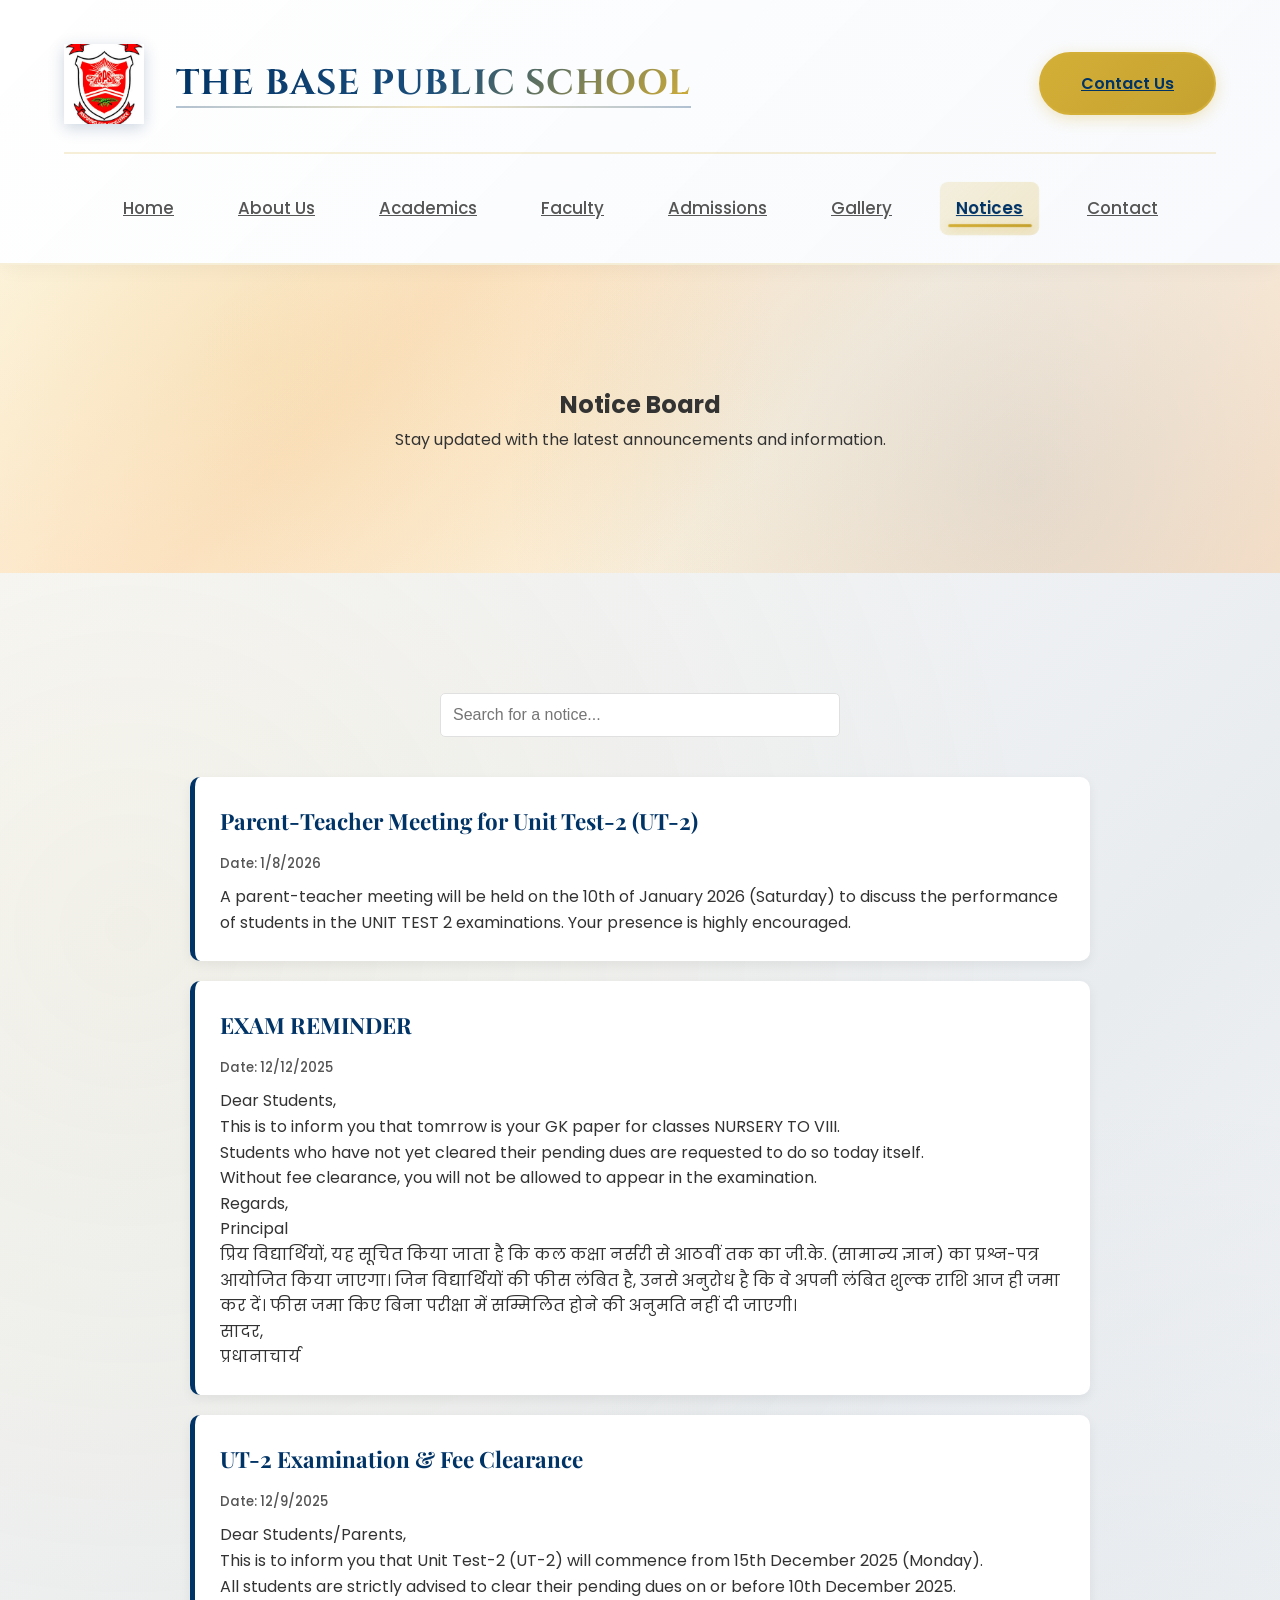
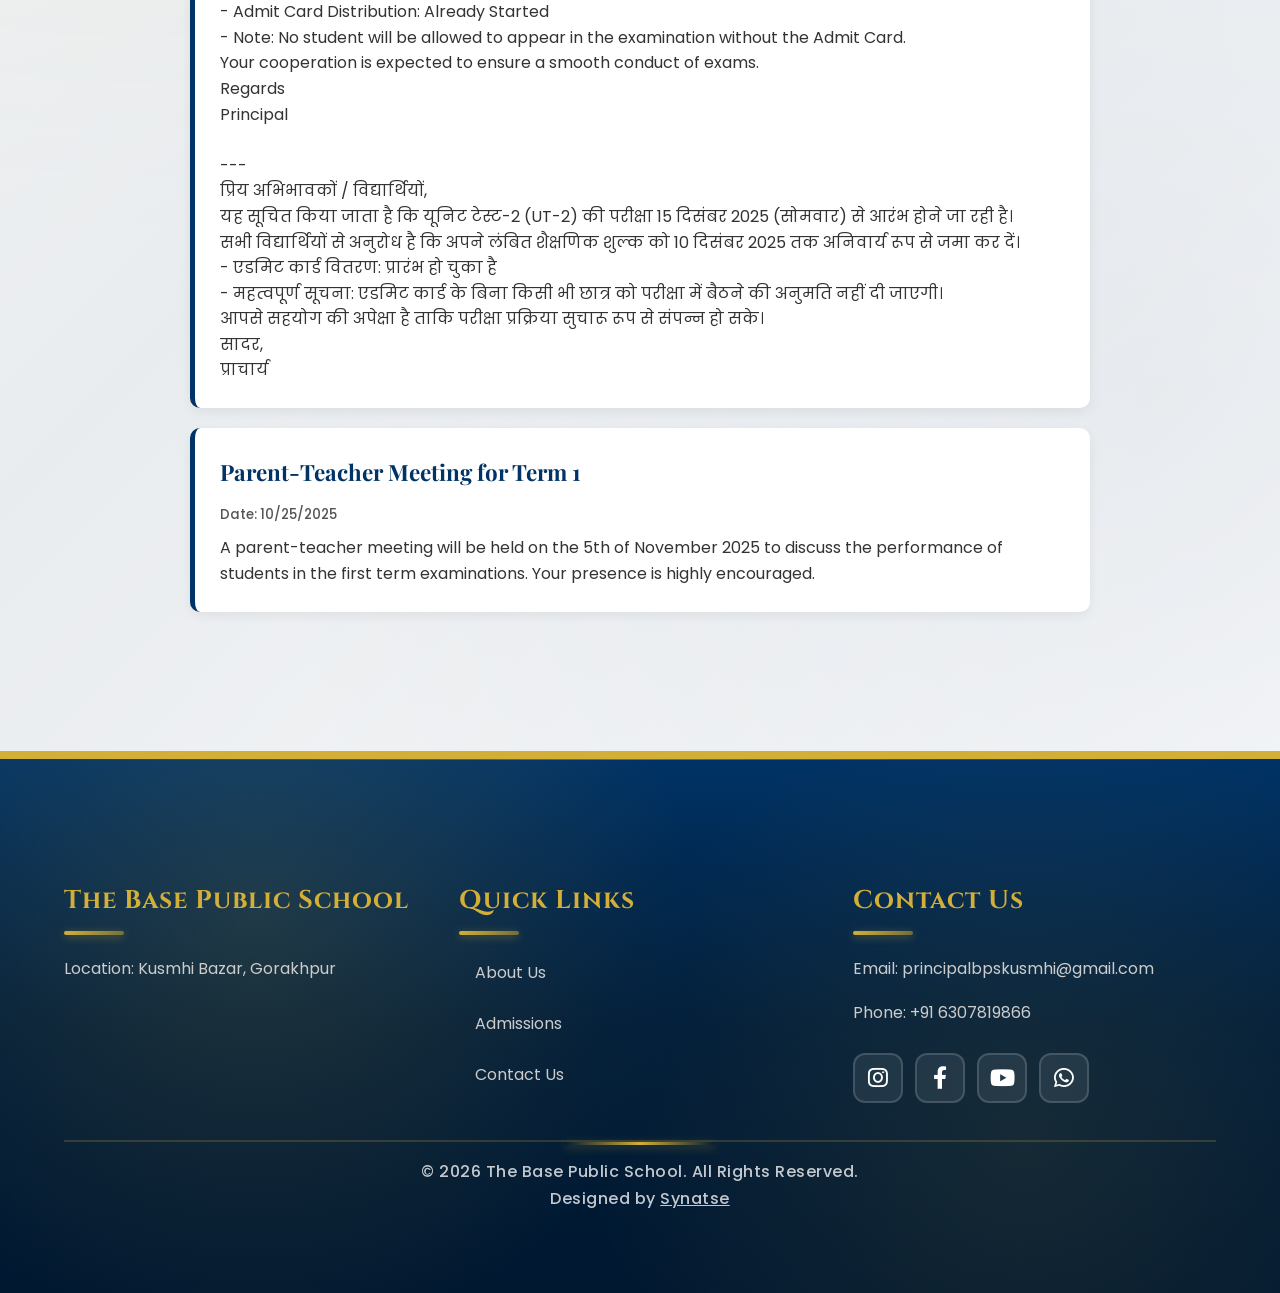
<file: notices.html>
<!DOCTYPE html>
<html lang="en">

<head>
    <meta charset="UTF-8">
    <meta name="viewport" content="width=device-width, initial-scale=1.0">
    <title>Notices | The Base Public School</title>
    <meta name="description" content="Latest news, updates, and notices from The Base Public School.">
    <link rel="stylesheet" href="https://cdnjs.cloudflare.com/ajax/libs/font-awesome/6.0.0-beta3/css/all.min.css">
    <link rel="stylesheet" href="css/styles.css?v=1.2">
    <link rel="icon" href="assets/logo/logo.jpg">
</head>

<body id="notices-page">

    <header class="main-header">
        <div class="header-content">
            <div class="header-top">
                <a href="index.html" class="logo">
                    <img src="assets/logo/logo.jpg" alt="The Base Public School Logo">
                    <span class="logo-text">The Base Public School</span>
                </a>
                <a href="contact.html" class="btn btn-contact">Contact Us</a>
                <button class="hamburger-menu" aria-label="Toggle navigation menu">
                    <span class="icon"><span class="line line1"></span><span class="line line2"></span><span class="line line3"></span></span>
                </button>
            </div>
            <nav class="main-nav">
                <ul>
                    <li><a href="index.html">Home</a></li>
                    <li><a href="about.html">About Us</a></li>
                    <li><a href="academics.html">Academics</a></li>
                    <li><a href="faculty.html">Faculty</a></li>
                    <li><a href="admissions.html">Admissions</a></li>
                    <li><a href="gallery.html">Gallery</a></li>
                    <li><a href="notices.html" class="active">Notices</a></li>
                    <li><a href="contact.html">Contact</a></li>
                </ul>
            </nav>
        </div>
    </header>

    <main>
        <section class="section section-colorful">
            <div class="container text-center">
                <h1>Notice Board</h1>
                <p style="max-width: 700px; margin: auto;">Stay updated with the latest announcements and information.
                </p>
            </div>
        </section>

        <section class="section section-light">
            <div class="container" style="max-width: 900px;">
                <div class="form-group">
                    <label for="notice-search" class="sr-only">Search Notices</label>
                    <input type="text" id="notice-search" class="form-control" placeholder="Search for a notice...">
                </div>

                <div id="notice-list" style="margin-top: 40px;"> </div>



            </div>
        </section>
    </main>

    <footer class="main-footer">
        <div class="container">
            <div class="footer-content grid grid-3">
                <div class="footer-section">
                    <h4>The Base Public School</h4>
                    <p>Location: Kusmhi Bazar, Gorakhpur</p>
                </div>
                <div class="footer-section">
                    <h4>Quick Links</h4>
                    <ul>
                        <li><a href="about.html">About Us</a></li>
                        <li><a href="admissions.html">Admissions</a></li>
                        <li><a href="contact.html">Contact Us</a></li>
                    </ul>
                </div>
                <div class="footer-section">
                    <h4>Contact Us</h4>
                    <p>Email: <a href="mailto:principalbpskusmhi@gmail.com">principalbpskusmhi@gmail.com</a></p>
                    <p>Phone: <a href="tel:+916307819866">+91 6307819866</a></p>
                    <div class="social-links">
                        <a href="https://www.instagram.com" target="_blank"
                            aria-label="Instagram"><i class="fab fa-instagram"></i></a>
                        <a href="https://www.facebook.com" target="_blank"
                            aria-label="Facebook"><i class="fab fa-facebook-f"></i></a>
                        <a href="https://www.youtube.com" target="_blank"
                            aria-label="YouTube"><i class="fab fa-youtube"></i></a>
                        <a href="https://wa.me/916307819866" target="_blank"
                            aria-label="WhatsApp"><i class="fab fa-whatsapp"></i></a>
                    </div>
                </div>
            </div>
            <div class="footer-bottom">
                <p>&copy; <span id="footer-year">2025</span> The Base Public School. All Rights Reserved.</p>
                <p>Designed by <a href="http://synatse.rf.gd" target="_blank" rel="noopener noreferrer"
                        style="color: var(--light-text-color);">Synatse</a></p>
            </div>
        </div>
    </footer>

    <script src="js/main.js"></script>
    <script>
        document.getElementById('footer-year').textContent = new Date().getFullYear();

        // --- Load Notices from JSON ---
        let noticeData = [];

        fetch('/data/notices.json')
            .then(response => response.json())
            .then(data => {
                noticeData = data;
                renderNotices(noticeData);
                setupSearch();
            });

        const noticeList = document.getElementById('notice-list');
        const searchInput = document.getElementById('notice-search');

        const renderNotices = (notices) => {
            if (notices.length === 0) {
                noticeList.innerHTML = '<p>No notices match your search.</p>';
                return;
            }
            noticeList.innerHTML = notices.map(notice => `
                <div class="notice-item">
                    <h4>${notice.title}</h4>
                    <p><small>Date: ${new Date(notice.date).toLocaleDateString()}</small></p>
                    <p>${notice.content.replace(/\n/g, '<br>')}</p>
                </div>
            `).join('');
        };

        const setupSearch = () => {
            searchInput.addEventListener('keyup', (e) => {
                const searchTerm = e.target.value.toLowerCase();
                const filteredNotices = noticeData.filter(notice => 
                    notice.title.toLowerCase().includes(searchTerm) ||
                    notice.content.toLowerCase().includes(searchTerm)
                );
                renderNotices(filteredNotices);
            });
        };
    </script>

</body>

</html>
</file>
<file: css/styles.css>
/*
 * The Base Public School - Stylesheet V5 (Final Polish)
 */

/* 1. Fonts & Variables */
@import url('https://fonts.googleapis.com/css2?family=Playfair+Display:wght@700&family=Roboto:wght@400;500;700&family=Cinzel:wght@600;700&family=Poppins:wght@400;500;600;700&display=swap');

:root {
    --primary-color: #003366;
    --secondary-color: #d4af37;
    --text-color: #333;
    --text-light: #555;
    --background-color: #ffffff;
    --light-gray: #f7f9fc;
    --border-color: #e0e0e0;
    --gradient-light: linear-gradient(170deg, #f7f9fc 0%, #eef2f7 100%);
    --gradient-dark: linear-gradient(170deg, #003366 0%, #002244 100%);

    --font-family-sans: 'Poppins', 'Roboto', -apple-system, BlinkMacSystemFont, "Segoe UI", Helvetica, Arial, sans-serif;
    --font-family-serif: 'Playfair Display', "Georgia", "Times New Roman", serif;
    --font-family-elegant: 'Cinzel', 'Playfair Display', serif;

    --spacing-unit: 8px;
    --border-radius: 10px;
    --shadow-sm: 0 4px 12px rgba(0, 0, 0, 0.06);
    --shadow-md: 0 10px 25px rgba(0, 0, 0, 0.1);
    --transition-speed: 0.4s;
}

/* Performance Optimization - Only apply will-change on hover */
.card,
.btn,
.gallery-item,
.faculty-card,
.topper-card,
.notice-item,
.main-nav a,
.logo {
    backface-visibility: hidden;
    -webkit-backface-visibility: hidden;
    transform: translateZ(0);
    will-change: transform;
}



/* 2. Global Resets & Base Styles */
*,
*::before,
*::after {
    box-sizing: border-box;
    margin: 0;
    padding: 0;
}

html {
    scroll-behavior: smooth;
    font-size: 16px;
}

/* Performance optimizations */
* {
    -webkit-font-smoothing: antialiased;
    -moz-osx-font-smoothing: grayscale;
}

img {
    max-width: 100%;
    height: auto;
    display: block;
}

body {
    font-family: var(--font-family-sans);
    line-height: 1.7;
    color: var(--text-color);
    background: linear-gradient(180deg, #ffffff 0%, #f8f9fa 50%, #ffffff 100%);
    background-attachment: fixed;
    -webkit-font-smoothing: antialiased;
    -moz-osx-font-smoothing: grayscale;
    overflow-x: hidden;
    position: relative;
}

html {
    overflow-x: hidden;
}

body::before {
    content: '';
    position: fixed;
    top: 0;
    left: 0;
    width: 100%;
    height: 100%;
    background:
        radial-gradient(circle at 20% 30%, rgba(212, 175, 55, 0.05) 0%, transparent 50%),
        radial-gradient(circle at 80% 70%, rgba(0, 51, 102, 0.05) 0%, transparent 50%);
    pointer-events: none;
    z-index: 0;
}

body>* {
    position: relative;
    z-index: 1;
}

h1,
h2,
h3 {
    transform-style: preserve-3d;
}

h2 {
    font-family: var(--font-family-elegant);
    font-size: 2.8rem;
    text-align: center;
    margin-bottom: calc(var(--spacing-unit) * 6);
    background: linear-gradient(135deg, var(--primary-color) 0%, #1a4d7a 50%, var(--secondary-color) 100%);
    -webkit-background-clip: text;
    -webkit-text-fill-color: transparent;
    background-clip: text;
    color: transparent;
    transition: transform 0.4s ease;
    position: relative;
    display: inline-block;
    width: 100%;
    letter-spacing: 1px;
}

h2::after {
    content: '';
    position: absolute;
    bottom: -15px;
    left: 50%;
    transform: translateX(-50%) translateZ(0);
    width: 120px;
    height: 4px;
    background: linear-gradient(90deg, transparent, var(--secondary-color), var(--primary-color), var(--secondary-color), transparent);
    border-radius: 2px;
    opacity: 0.8;
    box-shadow: 0 2px 8px rgba(212, 175, 55, 0.3);
}

h2:hover {
    transform: translateZ(10px) scale(1.05);
}

.section-dark h2 {
    background: linear-gradient(135deg, #ffffff 0%, var(--secondary-color) 50%, #ffffff 100%);
    -webkit-background-clip: text;
    -webkit-text-fill-color: transparent;
    background-clip: text;
}

.section-dark h2::after {
    background: linear-gradient(90deg, transparent, var(--secondary-color), #ffffff, var(--secondary-color), transparent);
}

/* 3. Layout & Grid - Enhanced with 3D */
.container {
    width: 90%;
    max-width: 1200px;
    margin: 0 auto;
    padding: calc(var(--spacing-unit) * 5) 0;
    transform-style: preserve-3d;
}

.section {
    padding: calc(var(--spacing-unit) * 10) 0;
    overflow: hidden;
    transform-style: preserve-3d;
    position: relative;
}

/* Reserve space for fixed header using a CSS variable set by JS */
main {
    padding-top: var(--header-height, 0);
}

.section::before {
    content: '';
    position: absolute;
    top: 0;
    left: 0;
    right: 0;
    bottom: 0;
    pointer-events: none;
    z-index: 0;
}

.section>* {
    position: relative;
    z-index: 1;
}

.section-light {
    background: linear-gradient(135deg, #f8f9fa 0%, #e9ecef 50%, #f8f9fa 100%);
    position: relative;
}

.section-light::before {
    background:
        radial-gradient(circle at 10% 20%, rgba(212, 175, 55, 0.08) 0%, transparent 50%),
        radial-gradient(circle at 90% 80%, rgba(0, 51, 102, 0.05) 0%, transparent 50%);
}

.section-dark {
    background: linear-gradient(135deg, var(--primary-color) 0%, #002244 50%, var(--primary-color) 100%);
    color: white;
    position: relative;
}

.section-dark::before {
    background:
        radial-gradient(circle at 20% 30%, rgba(212, 175, 55, 0.15) 0%, transparent 60%),
        radial-gradient(circle at 80% 70%, rgba(255, 255, 255, 0.05) 0%, transparent 60%);
}

.section-colorful {
    background: linear-gradient(135deg, #fff8e6 0%, #ffe6cc 30%, #fff5e6 60%, #ffe6cc 100%);
    position: relative;
}

.section-colorful::before {
    background:
        radial-gradient(circle at 20% 30%, rgba(212, 175, 55, 0.15) 0%, transparent 50%),
        radial-gradient(circle at 80% 70%, rgba(0, 51, 102, 0.1) 0%, transparent 50%),
        radial-gradient(circle at 50% 50%, rgba(212, 175, 55, 0.05) 0%, transparent 70%);
}

.section-dark h2 {
    background: linear-gradient(45deg, #ffffff, #dddddd);
    -webkit-background-clip: text;
    background-clip: text;
}

.grid {
    display: grid;
    gap: calc(var(--spacing-unit) * 4);
    transform-style: preserve-3d;
}

.grid>* {
    transform-style: preserve-3d;
}

.grid-2 {
    grid-template-columns: repeat(auto-fit, minmax(320px, 1fr));
}

.grid-3 {
    grid-template-columns: repeat(auto-fit, minmax(300px, 1fr));
}

.grid-4 {
    grid-template-columns: repeat(auto-fit, minmax(250px, 1fr));
}

/* 4. Header & Navigation - Enhanced with 3D Effects */
.main-header {
    background: linear-gradient(135deg, rgba(255, 255, 255, 0.95) 0%, rgba(247, 249, 252, 0.98) 100%);
    backdrop-filter: blur(10px);
    -webkit-backdrop-filter: blur(10px);
    padding: calc(var(--spacing-unit) * 2) 0;
    border-bottom: 2px solid rgba(212, 175, 55, 0.2);
    position: fixed;
    top: 0;
    left: 0;
    right: 0;
    z-index: 1000;
    width: 100%;
    transition: all 0.4s cubic-bezier(0.4, 0, 0.2, 1);
    transform-style: preserve-3d;
    box-shadow: 0 2px 20px rgba(0, 0, 0, 0.05);
}

.logo {
    transform-style: preserve-3d;
    transition: transform 0.4s cubic-bezier(0.4, 0, 0.2, 1);
    display: flex;
    align-items: center;
    gap: calc(var(--spacing-unit) * 3);
    flex-shrink: 0;
    text-decoration: none;
}

@media (min-width: 1201px) {
    .logo {
        gap: calc(var(--spacing-unit) * 4);
    }
}

.logo:hover {
    transform: translateZ(10px) rotateY(5deg);
}

@media (min-width: 769px) and (max-width: 1024px) {
    .logo {
        gap: calc(var(--spacing-unit) * 1.5);
    }

    .logo img {
        height: 45px !important;
    }
}

.logo img {
    border-radius: 0;
    transition: transform 0.4s cubic-bezier(0.4, 0, 0.2, 1);
    box-shadow: 0 4px 15px rgba(0, 51, 102, 0.2);
    height: 80px !important;
    width: 80px !important;
    object-fit: contain;
    object-position: center;
}

@media (min-width: 1201px) {
    .logo img {
        height: 80px !important;
    }
}

.logo:hover img {
    transform: scale(1.1) rotateZ(5deg);
}

.main-header.scrolled {
    box-shadow: 0 8px 30px rgba(0, 0, 0, 0.12);
    border-bottom-color: rgba(212, 175, 55, 0.3);
    background: linear-gradient(135deg, rgba(255, 255, 255, 0.98) 0%, rgba(247, 249, 252, 0.99) 100%);
    padding: calc(var(--spacing-unit) * 1.5) 0;
}

.main-header.scrolled .header-top {
    padding: calc(var(--spacing-unit) * 1.5) 0;
    margin-bottom: calc(var(--spacing-unit) * 1.5);
}

.logo-text {
    font-family: var(--font-family-elegant);
    font-size: 2rem;
    font-weight: 700;
    letter-spacing: 1px;
    background: linear-gradient(135deg, var(--primary-color) 0%, #1a4d7a 50%, var(--secondary-color) 100%);
    -webkit-background-clip: text;
    -webkit-text-fill-color: transparent;
    background-clip: text;
    transition: all 0.4s ease;
    text-transform: uppercase;
    position: relative;
    display: inline-block;
    line-height: 1.2;
}

@media (min-width: 769px) and (max-width: 1200px) {
    .logo-text {
        font-size: 1.7rem;
        letter-spacing: 0.8px;
    }
}

@media (min-width: 1201px) {
    .logo-text {
        font-size: 2.2rem;
        letter-spacing: 1.2px;
    }
}

.logo-text::after {
    content: '';
    position: absolute;
    bottom: -3px;
    left: 0;
    width: 100%;
    height: 2px;
    background: linear-gradient(90deg, var(--primary-color), var(--secondary-color), var(--primary-color));
    opacity: 0.3;
    transition: opacity 0.4s ease;
}

.logo:hover .logo-text {
    transform: translateZ(5px);
    letter-spacing: 1.5px;
}

.logo:hover .logo-text::after {
    opacity: 0.6;
}

.main-nav {
    transform-style: preserve-3d;
    display: flex;
    justify-content: center;
    padding: calc(var(--spacing-unit) * 1.5) 0;
}

.main-nav ul {
    transform-style: preserve-3d;
    display: flex;
    justify-content: center;
    flex-wrap: wrap;
}

.main-nav li {
    transform-style: preserve-3d;
    perspective: 1000px;
}

.main-nav a {
    font-weight: 500;
    padding: calc(var(--spacing-unit) * 1.5) calc(var(--spacing-unit) * 2);
    position: relative;
    font-size: 1.05rem;
    color: var(--text-light);
    transition: all 0.3s cubic-bezier(0.4, 0, 0.2, 1);
    display: inline-block;
    transform-style: preserve-3d;
    border-radius: 8px;
}

.main-nav a::before {
    content: '';
    position: absolute;
    top: 0;
    left: 0;
    right: 0;
    bottom: 0;
    background: linear-gradient(135deg, rgba(212, 175, 55, 0.1) 0%, rgba(212, 175, 55, 0.2) 100%);
    border-radius: 8px;
    opacity: 0;
    transform: translateZ(-10px) scale(0.8);
    transition: all 0.3s cubic-bezier(0.4, 0, 0.2, 1);
    z-index: -1;
}

.main-nav a:hover {
    color: var(--primary-color);
    transform: translateY(-2px) translateZ(5px);
}

.main-nav a:hover::before {
    opacity: 1;
    transform: translateZ(0) scale(1);
}

.main-nav a.active {
    color: var(--primary-color);
    font-weight: 600;
    transform: translateZ(3px);
}

.main-nav a.active::before {
    opacity: 1;
    transform: translateZ(0) scale(1);
    background: linear-gradient(135deg, rgba(212, 175, 55, 0.15) 0%, rgba(212, 175, 55, 0.25) 100%);
}

.main-nav a::after {
    content: '';
    position: absolute;
    bottom: 8px;
    left: 50%;
    transform: translateX(-50%) translateZ(0);
    width: 0;
    height: 3px;
    background: linear-gradient(90deg, var(--secondary-color) 0%, #c5a230 100%);
    border-radius: 2px;
    transition: all 0.4s cubic-bezier(0.4, 0, 0.2, 1);
    box-shadow: 0 2px 8px rgba(212, 175, 55, 0.4);
}

.main-nav a:hover::after,
.main-nav a.active::after {
    width: calc(100% - 16px);
    transform: translateX(-50%) translateZ(5px);
}

/* 5. Components - Enhanced with 3D Effects */
.btn {
    border-radius: 50px;
    border: 2px solid transparent;
    transition: all 0.4s cubic-bezier(0.4, 0, 0.2, 1);
    transform-style: preserve-3d;
    position: relative;
    overflow: hidden;
    cursor: pointer;
    font-weight: 600;
    padding: calc(var(--spacing-unit) * 2) calc(var(--spacing-unit) * 4);
}

.btn::before {
    content: '';
    position: absolute;
    top: 50%;
    left: 50%;
    width: 0;
    height: 0;
    border-radius: 50%;
    background: rgba(255, 255, 255, 0.3);
    transform: translate(-50%, -50%);
    transition: width 0.6s ease, height 0.6s ease;
}

.btn:hover::before {
    width: 300px;
    height: 300px;
}

.btn-primary {
    background: linear-gradient(135deg, var(--secondary-color) 0%, #c5a230 100%);
    color: var(--primary-color);
    box-shadow: 0 4px 15px rgba(212, 175, 55, 0.3);
}

.btn-primary:hover {
    background: linear-gradient(135deg, #c5a230 0%, #b8941f 100%);
    transform: translateY(-5px) translateZ(10px) rotateX(5deg);
    box-shadow: 0 12px 30px rgba(212, 175, 55, 0.5);
}

.btn-secondary {
    color: white;
    border-color: white;
    background: transparent;
}

.btn-secondary:hover {
    background-color: white;
    color: var(--primary-color);
    transform: translateY(-5px) translateZ(10px) rotateX(-5deg);
    box-shadow: 0 12px 30px rgba(255, 255, 255, 0.3);
}

.card {
    background: var(--background-color);
    border: 1px solid var(--border-color);
    border-radius: var(--border-radius);
    padding: calc(var(--spacing-unit) * 3);
    box-shadow: var(--shadow-sm);
    transition: all 0.5s cubic-bezier(0.4, 0, 0.2, 1);
    transform-style: preserve-3d;
    position: relative;
    overflow: hidden;
}

.card::before {
    content: '';
    position: absolute;
    top: 0;
    left: -100%;
    width: 100%;
    height: 100%;
    background: linear-gradient(90deg, transparent, rgba(212, 175, 55, 0.1), transparent);
    transition: left 0.5s ease;
}

.card:hover::before {
    left: 100%;
}

.card:hover {
    transform: translateY(-15px) translateZ(20px) rotateX(5deg) rotateY(-2deg);
    box-shadow: 0 20px 40px rgba(0, 0, 0, 0.15);
    border-color: var(--secondary-color);
}

/* 6. Notices Page CSS */
.notice-item {
    background: white;
    padding: 25px;
    border-radius: var(--border-radius);
    margin-bottom: 20px;
    box-shadow: var(--shadow-sm);
    border-left: 5px solid var(--primary-color);
    transition: all 0.4s cubic-bezier(0.4, 0, 0.2, 1);
    transform-style: preserve-3d;
    position: relative;
    overflow: hidden;
}

.notice-item::before {
    content: '';
    position: absolute;
    top: 0;
    left: 0;
    width: 5px;
    height: 100%;
    background: linear-gradient(180deg, var(--primary-color) 0%, var(--secondary-color) 100%);
    transform: scaleY(0);
    transition: transform 0.4s ease;
    z-index: 0;
}

.notice-item:hover::before {
    transform: scaleY(1);
}

.notice-item:hover {
    transform: translateY(-8px) translateZ(15px) rotateX(2deg);
    box-shadow: 0 15px 35px rgba(0, 0, 0, 0.15);
    border-left-color: var(--secondary-color);
    border-left-width: 6px;
}

.notice-item h4 {
    font-family: var(--font-family-serif);
    color: var(--primary-color);
    font-size: 1.4rem;
    margin-bottom: 10px;
}

.notice-item p {
    margin: 0;
    line-height: 1.6;
}

.notice-item p small {
    color: var(--text-light);
    font-weight: 500;
    margin-bottom: 10px;
    display: inline-block;
}

/* 7. Footer - Enhanced Modern Design */
.main-footer {
    background: linear-gradient(180deg, var(--primary-color) 0%, #001a33 50%, #000d1a 100%);
    color: #ccc;
    padding: calc(var(--spacing-unit) * 10) 0 calc(var(--spacing-unit) * 5);
    border-top: 8px solid var(--secondary-color);
    position: relative;
    overflow: hidden;
    transform-style: preserve-3d;
}

.main-footer::before {
    content: '';
    position: absolute;
    top: 0;
    left: 0;
    right: 0;
    bottom: 0;
    background:
        radial-gradient(circle at 20% 30%, rgba(212, 175, 55, 0.15) 0%, transparent 40%),
        radial-gradient(circle at 80% 70%, rgba(212, 175, 55, 0.1) 0%, transparent 40%),
        linear-gradient(180deg, transparent 0%, rgba(0, 51, 102, 0.3) 100%);
    pointer-events: none;
    z-index: 0;
}

.main-footer::after {
    content: '';
    position: absolute;
    top: 0;
    left: 0;
    right: 0;
    height: 1px;
    background: linear-gradient(90deg, transparent, var(--secondary-color), transparent);
    opacity: 0.5;
    z-index: 1;
}

.main-footer>.container {
    position: relative;
    z-index: 1;
}

.footer-content {
    transform-style: preserve-3d;
}

.footer-section {
    transition: transform 0.3s ease;
}

.footer-section h4 {
    color: var(--secondary-color);
    font-family: var(--font-family-elegant);
    font-size: 1.6rem;
    margin-bottom: calc(var(--spacing-unit) * 4);
    position: relative;
    display: inline-block;
    font-weight: 700;
    letter-spacing: 1px;
}

.footer-section h4::after {
    content: '';
    position: absolute;
    bottom: -12px;
    left: 0;
    width: 60px;
    height: 4px;
    background: linear-gradient(90deg, var(--secondary-color) 0%, rgba(212, 175, 55, 0.5) 100%);
    border-radius: 2px;
    box-shadow: 0 2px 8px rgba(212, 175, 55, 0.4);
}

.footer-section p {
    margin-bottom: calc(var(--spacing-unit) * 2);
    line-height: 1.8;
}

.footer-section ul {
    list-style: none;
    padding: 0;
}

.footer-section ul li {
    margin-bottom: calc(var(--spacing-unit) * 2);
    transform-style: preserve-3d;
    transition: transform 0.3s ease;
    padding: calc(var(--spacing-unit) * 0.5) 0;
    position: relative;
    padding-left: calc(var(--spacing-unit) * 2);
}

.footer-section ul li::before {
    content: '▸';
    position: absolute;
    left: 0;
    color: var(--secondary-color);
    opacity: 0;
    transition: all 0.3s ease;
    font-weight: bold;
}

.footer-section ul li:hover {
    transform: translateX(8px) translateZ(5px);
}

.footer-section ul li:hover::before {
    opacity: 1;
    left: calc(var(--spacing-unit) * 0.5);
}

.footer-section a {
    color: #ccc;
    transition: all 0.3s cubic-bezier(0.4, 0, 0.2, 1);
    text-decoration: none;
    display: inline-block;
    position: relative;
}

.footer-section a::before {
    content: '→';
    position: absolute;
    left: -20px;
    opacity: 0;
    transition: all 0.3s ease;
    color: var(--secondary-color);
}

.footer-section a:hover {
    color: white;
    transform: translateX(5px);
}

.footer-section a:hover::before {
    opacity: 1;
    left: -15px;
}

.footer-bottom {
    border-top: 2px solid rgba(212, 175, 55, 0.2);
    margin-top: calc(var(--spacing-unit) * 6);
    padding-top: calc(var(--spacing-unit) * 4);
    text-align: center;
    position: relative;
}

.footer-bottom::before {
    content: '';
    position: absolute;
    top: 0;
    left: 50%;
    transform: translateX(-50%);
    width: 150px;
    height: 3px;
    background: linear-gradient(90deg, transparent, var(--secondary-color) 50%, transparent);
    box-shadow: 0 2px 10px rgba(212, 175, 55, 0.4);
}

.footer-bottom p {
    margin: 0;
    font-size: 1rem;
    opacity: 0.95;
    color: rgba(255, 255, 255, 0.8);
    font-weight: 500;
    letter-spacing: 0.5px;
}

/* 8. Other styles are preserved */
.hero {
    position: relative;
    height: 90vh;
    color: white;
    display: flex;
    align-items: center;
    justify-content: center;
    text-align: center;
    overflow: hidden;
}

.hero-carousel {
    position: absolute;
    top: 0;
    left: 0;
    width: 100%;
    height: 100%;
    z-index: 1;
}

.hero-slide {
    position: absolute;
    width: 100%;
    height: 100%;
    background-size: cover;
    background-position: center;
    opacity: 0;
    transform: scale(1.1);
    transition: opacity 1.5s ease-in-out, transform 8s linear;
}

.hero-slide.active {
    opacity: 1;
    transform: scale(1);
}

.hero::after {
    content: '';
    position: absolute;
    top: 0;
    left: 0;
    width: 100%;
    height: 100%;
    background: linear-gradient(to top, rgba(0, 21, 41, 0.8), rgba(0, 21, 41, 0.4));
    z-index: 2;
}

.hero-content {
    position: relative;
    z-index: 3;
    animation: fade-in-up 1s ease-out;
    transform-style: preserve-3d;
}

.hero h1 {
    font-family: var(--font-family-serif);
    color: white;
    font-size: 4.5rem;
    margin-bottom: var(--spacing-unit);
    text-shadow: 0 4px 20px rgba(0, 0, 0, 0.5);
    transform-style: preserve-3d;
    transition: transform 0.4s ease;
}

.hero h1:hover {
    transform: translateZ(20px) scale(1.05);
}

.hero p {
    font-size: 1.3rem;
    max-width: 650px;
    margin: 0 auto calc(var(--spacing-unit) * 4) auto;
}

.carousel-nav {
    position: absolute;
    z-index: 4;
    top: 50%;
    width: 100%;
    display: flex;
    justify-content: space-between;
    padding: 0 2rem;
    transform: translateY(-50%);
}

.carousel-arrow {
    background: rgba(255, 255, 255, 0.2);
    border: none;
    color: white;
    font-size: 2rem;
    cursor: pointer;
    padding: 0.5rem 1rem;
    border-radius: 50%;
    transition: background var(--transition-speed) ease;
}

.carousel-arrow:hover {
    background: rgba(255, 255, 255, 0.4);
}

.stats-section .counter {
    font-size: 3rem;
    font-weight: 700;
    color: var(--primary-color);
}

.section-dark .stats-section .counter,
.section-dark .stats-section p {
    color: white;
}

.toppers-section {
    position: relative;
    padding: calc(var(--spacing-unit) * 8) 0;
    overflow: hidden;
}

.toppers-carousel-container {
    width: 100%;
    max-width: 1200px;
    margin: 0 auto;
    position: relative;
}

.topper-info .marks {
    font-size: 1.5rem;
    font-weight: bold;
    color: var(--secondary-color);
}

.home-notice-container {
    max-width: 800px;
    margin: auto;
}

.notice-item-home {
    display: flex;
    align-items: center;
    gap: 20px;
    padding: 15px;
    border-radius: var(--border-radius);
    background: white;
    margin-bottom: 15px;
    box-shadow: var(--shadow-sm);
    transition: all var(--transition-speed) ease;
}

.notice-item-home:hover {
    transform: translateY(-5px);
    box-shadow: var(--shadow-md);
}

.notice-date {
    background-color: var(--primary-color);
    color: white;
    font-weight: 500;
    padding: 10px 15px;
    border-radius: var(--border-radius);
    text-align: center;
}

.notice-title {
    font-size: 1.1rem;
    font-weight: 500;
    color: var(--primary-color);
}

.timetable {
    border-collapse: collapse;
    width: 100%;
    box-shadow: var(--shadow-sm);
}

.timetable th,
.timetable td {
    border: 1px solid var(--border-color);
    padding: calc(var(--spacing-unit) * 1.5);
    text-align: center;
}

.timetable th {
    background-color: var(--primary-color);
    color: white;
    font-weight: 500;
}

.timetable tbody tr:nth-child(even) {
    background-color: var(--light-gray);
}

.message-section {
    display: flex;
    align-items: center;
    gap: var(--spacing-unit) * 5;
    flex-wrap: wrap;
}

.message-section .photo {
    flex: 1 1 300px;
}

.message-section .photo img {
    border-radius: 50%;
    width: 250px;
    height: 250px;
    object-fit: cover;
    margin: auto;
    display: block;
    box-shadow: var(--shadow-md);
    transition: all 0.5s cubic-bezier(0.4, 0, 0.2, 1);
    transform-style: preserve-3d;
}

.message-section .photo:hover img {
    transform: translateZ(20px) rotateY(10deg) scale(1.1);
    box-shadow: 0 20px 50px rgba(0, 0, 0, 0.3);
}

.message-section .text {
    flex: 2 1 500px;
    font-style: italic;
}

.contact-wrapper {
    display: grid;
    grid-template-columns: 1fr 1.5fr;
    gap: 50px;
    background: white;
    padding: 50px;
    border-radius: var(--border-radius);
    box-shadow: var(--shadow-md);
}

.contact-info {
    color: white;
    background: var(--gradient-dark);
    padding: 40px;
    border-radius: var(--border-radius);
    word-wrap: break-word;
    overflow-wrap: break-word;
    word-break: break-word;
}

.contact-info a {
    color: white;
    text-decoration: underline;
    word-break: break-all;
    word-wrap: break-word;
    overflow-wrap: break-word;
    display: inline-block;
    max-width: 100%;
}

.contact-form {
    padding: 2rem;
    background: #fff;
    border-radius: var(--border-radius);
    word-wrap: break-word;
    overflow-wrap: break-word;
}

/* Mobile adjustments for contact section */
@media (max-width: 768px) {
    .contact-info {
        padding: 25px;
        word-break: break-word;
    }

    .contact-info p {
        word-wrap: break-word;
        overflow-wrap: break-word;
        word-break: break-word;
    }

    .contact-info a {
        word-break: break-all;
        display: block;
        margin-top: 8px;
    }
}

/* 9. Animations and Transitions */
@keyframes fade-in-up {
    from {
        opacity: 0;
        transform: translateY(40px) translateZ(-50px) rotateX(10deg);
    }

    to {
        opacity: 1;
        transform: translateY(0) translateZ(0) rotateX(0);
    }
}

@keyframes float-3d {

    0%,
    100% {
        transform: translateY(0) translateZ(0) rotateX(0);
    }

    50% {
        transform: translateY(-10px) translateZ(10px) rotateX(2deg);
    }
}

/* Performance: Reduce repaints and reflows */
.hero,
.hero-carousel,
.hero-slide {
    contain: layout style paint;
}

.card,
.btn,
.section {
    contain: layout style;
}

.modal {
    display: none;
    position: fixed;
    z-index: 2000;
    left: 0;
    top: 0;
    width: 100%;
    height: 100%;
    overflow: auto;
    background-color: rgba(0, 0, 0, 0.6);
}

.modal-content {
    background-color: #fefefe;
    margin: 10% auto;
    padding: calc(var(--spacing-unit) * 3);
    border: 1px solid #888;
    width: 80%;
    max-width: 600px;
    border-radius: var(--border-radius);
    position: relative;
    animation: slide-down 0.5s ease-out;
}

.close-btn {
    color: #aaa;
    position: absolute;
    top: var(--spacing-unit);
    right: calc(var(--spacing-unit) * 2);
    font-size: 28px;
    font-weight: bold;
    cursor: pointer;
}

.close-btn:hover,
.close-btn:focus {
    color: black;
}

.lightbox {
    display: none;
    position: fixed;
    z-index: 3000;
    padding-top: 60px;
    left: 0;
    top: 0;
    width: 100%;
    height: 100%;
    overflow: auto;
    background-color: rgba(0, 0, 0, 0.9);
}

.lightbox-content {
    margin: auto;
    display: block;
    width: 80%;
    max-width: 800px;
    animation: zoom 0.6s;
}

@keyframes zoom {
    from {
        transform: scale(0)
    }

    to {
        transform: scale(1)
    }
}

.lightbox .close-btn {
    position: absolute;
    top: 15px;
    right: 35px;
    color: #f1f1f1;
    font-size: 40px;
}

.form-group {
    margin-bottom: calc(var(--spacing-unit) * 2);
}

.form-group label {
    display: block;
    margin-bottom: var(--spacing-unit);
    font-weight: 600;
}

.form-control {
    width: 100%;
    padding: calc(var(--spacing-unit) * 1.5);
    border: 1px solid var(--border-color);
    border-radius: 5px;
    font-size: 1rem;
}

.form-control:focus {
    outline: none;
    border-color: var(--primary-color);
    box-shadow: 0 0 0 2px rgba(0, 51, 102, 0.2);
}

.sr-only {
    position: absolute;
    width: 1px;
    height: 1px;
    padding: 0;
    margin: -1px;
    overflow: hidden;
    clip: rect(0, 0, 0, 0);
    white-space: nowrap;
    border: 0;
}

.text-center {
    text-align: center;
}

#notice-search {
    max-width: 400px;
    margin: auto;
    display: block;
    margin-bottom: calc(var(--spacing-unit) * 3);
}

.gallery-filters {
    text-align: center;
    margin-bottom: calc(var(--spacing-unit) * 3);
}

.gallery-filters button {
    margin: 0 var(--spacing-unit);
}

.gallery-item {
    transform-style: preserve-3d;
    transition: all 0.5s cubic-bezier(0.4, 0, 0.2, 1);
    overflow: hidden;
    border-radius: 8px;
}

.gallery-item img {
    cursor: pointer;
    border-radius: 8px;
    transition: transform 0.6s cubic-bezier(0.4, 0, 0.2, 1);
    width: 100%;
    height: 100%;
    object-fit: cover;
}

.gallery-item:hover {
    transform: translateZ(20px) rotateY(3deg) scale(1.05);
    box-shadow: 0 20px 40px rgba(0, 0, 0, 0.2);
}

.gallery-item:hover img {
    transform: scale(1.1) translateZ(10px);
}

.faculty-card {
    transform-style: preserve-3d;
    transition: all 0.5s cubic-bezier(0.4, 0, 0.2, 1);
}

.faculty-card:hover {
    transform: translateY(-10px) translateZ(20px) rotateX(5deg);
}

.faculty-card img {
    width: 100%;
    aspect-ratio: 1 / 1;
    object-fit: cover;
    border-radius: 8px;
    margin-bottom: var(--spacing-unit);
    transition: transform 0.5s cubic-bezier(0.4, 0, 0.2, 1);
    box-shadow: 0 8px 20px rgba(0, 0, 0, 0.1);
}

.faculty-card:hover img {
    transform: scale(1.05) translateZ(10px);
    box-shadow: 0 15px 35px rgba(0, 0, 0, 0.2);
}

.header-content {
    width: 90%;
    max-width: 1200px;
    margin: 0 auto;
    position: relative;
    z-index: 1002;
}

.header-top {
    display: flex;
    justify-content: flex-start;
    align-items: center;
    flex-wrap: wrap;
    padding: calc(var(--spacing-unit) * 3) 0;
    gap: calc(var(--spacing-unit) * 4);
    border-bottom: 2px solid rgba(212, 175, 55, 0.2);
    margin-bottom: calc(var(--spacing-unit) * 2);
}

@media (min-width: 1201px) {
    .header-top {
        padding: calc(var(--spacing-unit) * 3.5) 0;
    }
}

.btn-contact {
    margin-left: auto;
    padding: calc(var(--spacing-unit) * 2) calc(var(--spacing-unit) * 5) !important;
    font-size: 1rem;
    font-weight: 600;
    white-space: nowrap;
    background: linear-gradient(135deg, var(--secondary-color) 0%, #c5a230 100%);
    color: var(--primary-color);
    border: 2px solid var(--secondary-color);
    box-shadow: 0 4px 15px rgba(212, 175, 55, 0.3);
    position: relative;
    overflow: hidden;
    transition: all 0.4s cubic-bezier(0.4, 0, 0.2, 1);
}

.btn-contact::before {
    content: '';
    position: absolute;
    top: 0;
    left: -100%;
    width: 100%;
    height: 100%;
    background: linear-gradient(135deg, var(--primary-color) 0%, #1a4d7a 100%);
    transition: left 0.4s cubic-bezier(0.4, 0, 0.2, 1);
    z-index: -1;
}

.btn-contact:hover {
    color: white;
    border-color: var(--primary-color);
    transform: translateY(-3px) translateZ(10px);
    box-shadow: 0 8px 25px rgba(0, 51, 102, 0.4);
}

.btn-contact:hover::before {
    left: 0;
}

.btn-contact:active {
    transform: translateY(-1px) translateZ(5px);
}

@media (min-width: 769px) and (max-width: 1024px) {
    .header-content {
        width: 95%;
    }

    .header-top {
        gap: calc(var(--spacing-unit) * 2);
    }

    .btn-contact {
        padding: calc(var(--spacing-unit) * 1.5) calc(var(--spacing-unit) * 4) !important;
        font-size: 0.95rem;
    }

    .main-nav ul {
        gap: calc(var(--spacing-unit) * 2) !important;
    }

    .main-nav a {
        font-size: 0.95rem !important;
        padding: calc(var(--spacing-unit) * 1.2) calc(var(--spacing-unit) * 1.5) !important;
    }
}

@media (max-width: 768px) {
    .header-content {
        width: 95%;
    }

    .header-top {
        padding: calc(var(--spacing-unit) * 1.5) 0;
        margin-bottom: calc(var(--spacing-unit) * 1);
    }

    .btn-contact {
        display: none;
    }

    .main-nav {
        display: none;
    }
}

.main-nav ul {
    list-style: none;
    display: flex;
    gap: calc(var(--spacing-unit) * 4);
    margin: 0;
    padding: 0;
}

.hamburger-menu {
    display: none;
    cursor: pointer;
    background: none;
    border: none;
    padding: 8px;
    z-index: 1001;
    position: relative;
    transition: all 0.3s ease;
    border-radius: 8px;
}

.hamburger-menu:hover {
    background: rgba(0, 51, 102, 0.1);
}

.hamburger-menu:focus {
    outline: 2px solid var(--primary-color);
    outline-offset: 2px;
}

.hamburger-menu .icon {
    width: 28px;
    height: 22px;
    position: relative;
    display: block;
}

.hamburger-menu .line {
    display: block;
    background-color: var(--primary-color);
    height: 3px;
    width: 100%;
    position: absolute;
    left: 0;
    transition: all 0.3s cubic-bezier(0.4, 0, 0.2, 1);
    border-radius: 2px;
    box-shadow: 0 1px 2px rgba(0, 0, 0, 0.2);
}

.hamburger-menu .line1 {
    top: 0;
}

.hamburger-menu .line2 {
    top: 50%;
    transform: translateY(-50%);
}

.hamburger-menu .line3 {
    bottom: 0;
}

.mobile-nav-open .line1 {
    transform: rotate(45deg) translate(6px, 6px);
    background-color: var(--primary-color);
}

.mobile-nav-open .line2 {
    opacity: 0;
    transform: translateX(-10px);
}

.mobile-nav-open .line3 {
    transform: rotate(-45deg) translate(6px, -6px);
    background-color: var(--primary-color);
}

.footer-content {
    display: grid;
    gap: calc(var(--spacing-unit) * 4);
}

.footer-bottom {
    text-align: center;
    margin-top: calc(var(--spacing-unit) * 4);
    padding-top: calc(var(--spacing-unit) * 2);
}

.social-links {
    margin-top: 25px;
    display: flex;
    gap: 12px;
    flex-wrap: wrap;
}

.social-links a {
    color: white;
    font-size: 1.4rem;
    transition: all 0.3s cubic-bezier(0.4, 0, 0.2, 1);
    display: inline-flex;
    align-items: center;
    justify-content: center;
    width: 50px;
    height: 50px;
    border-radius: 12px;
    background: rgba(255, 255, 255, 0.08);
    border: 2px solid rgba(255, 255, 255, 0.15);
    transform-style: preserve-3d;
    position: relative;
    overflow: hidden;
    backdrop-filter: blur(10px);
    -webkit-backdrop-filter: blur(10px);
}

.social-links a::before {
    content: '';
    position: absolute;
    top: 0;
    left: 0;
    width: 100%;
    height: 100%;
    background: linear-gradient(135deg, var(--secondary-color) 0%, #c5a230 100%);
    opacity: 0;
    transition: opacity 0.3s ease;
    z-index: -1;
}

.social-links a::after {
    content: '';
    position: absolute;
    top: 50%;
    left: 50%;
    width: 0;
    height: 0;
    border-radius: 50%;
    background: rgba(255, 255, 255, 0.3);
    transform: translate(-50%, -50%);
    transition: width 0.4s ease, height 0.4s ease;
    z-index: -1;
}

.social-links a:hover {
    color: white;
    transform: translateY(-6px) scale(1.1);
    border-color: var(--secondary-color);
    box-shadow: 0 10px 30px rgba(212, 175, 55, 0.5), 0 0 20px rgba(212, 175, 55, 0.3);
}

.social-links a:hover::before {
    opacity: 1;
}

.social-links a:hover::after {
    width: 200%;
    height: 200%;
}

/* Individual social media brand colors on hover */
.social-links a[aria-label="Instagram"]:hover {
    background: linear-gradient(135deg, #E4405F 0%, #C13584 50%, #833AB4 100%);
    border-color: #E4405F;
    box-shadow: 0 10px 30px rgba(228, 64, 95, 0.5);
}

.social-links a[aria-label="Facebook"]:hover {
    background: linear-gradient(135deg, #1877F2 0%, #0C63D4 100%);
    border-color: #1877F2;
    box-shadow: 0 10px 30px rgba(24, 119, 242, 0.5);
}

.social-links a[aria-label="YouTube"]:hover {
    background: linear-gradient(135deg, #FF0000 0%, #CC0000 100%);
    border-color: #FF0000;
    box-shadow: 0 10px 30px rgba(255, 0, 0, 0.5);
}

.social-links a[aria-label="WhatsApp"]:hover {
    background: linear-gradient(135deg, #25D366 0%, #128C7E 100%);
    border-color: #25D366;
    box-shadow: 0 10px 30px rgba(37, 211, 102, 0.5);
}

.contact-info a:hover {
    color: var(--secondary-color);
}

.contact-form button {
    margin-top: 1rem;
}

.contact-form {
    padding: 2rem;
    background: #fff;
    border-radius: var(--border-radius);
}

.contact-info h3,
.contact-form h3 {
    margin-bottom: 1.5rem;
}

.contact-info p {
    display: flex;
    align-items: center;
    gap: 1rem;
    margin-bottom: 1.5rem;
}

.contact-info svg {
    width: 24px;
    height: 24px;
    fill: var(--secondary-color);
}

@media (max-width: 992px) {
    .contact-wrapper {
        grid-template-columns: 1fr;
    }
}

@media (max-width: 768px) {
    h1 {
        font-size: 2.5rem;
    }

    .hero h1 {
        font-size: 3rem;
    }

    h2 {
        font-size: 2rem;
    }

    .message-section {
        flex-direction: column;
        text-align: center;
    }

    /* Header mobile optimizations */
    .logo img {
        height: 40px !important;
        width: 40px !important;
    }

    .logo-text {
        font-size: 1.2rem;
        letter-spacing: 0.5px;
        white-space: normal;
    }

    .header-top {
        padding: calc(var(--spacing-unit) * 1) 0;
        gap: calc(var(--spacing-unit) * 1);
    }

    .main-nav {
        background: rgba(255, 255, 255, 0.98) !important;
        backdrop-filter: blur(10px);
        -webkit-backdrop-filter: blur(10px);
    }

    /* Mobile Menu Button - Fixed */
    .hamburger-menu {
        display: flex !important;
        align-items: center;
        justify-content: center;
        width: 44px;
        height: 44px;
        z-index: 1001;
        position: relative;
        flex-shrink: 0;
        margin-left: auto;
    }

    /* Hide main nav on mobile by default */
    .main-nav {
        position: fixed;
        top: 0;
        right: -100%;
        width: 85%;
        max-width: 320px;
        height: 100vh;
        background: #ffffff !important;
        backdrop-filter: none !important;
        -webkit-backdrop-filter: none !important;
        box-shadow: -8px 0 40px rgba(0, 0, 0, 0.25), -2px 0 10px rgba(0, 0, 0, 0.1);
        transition: right 0.4s cubic-bezier(0.4, 0, 0.2, 1);
        transform-style: preserve-3d;
        z-index: 1000;
        padding-top: 0;
        display: block;
        overflow-y: auto;
        overflow-x: hidden;
        border-left: 3px solid var(--secondary-color);
        pointer-events: none;
        opacity: 0;
        box-sizing: border-box;
    }

    .main-nav.active {
        pointer-events: all;
        opacity: 1;
    }

    .main-nav.active {
        right: 0;
        transform: translateZ(0);
        pointer-events: all;
        opacity: 1;
    }

    /* Overlay when menu is open - separate element */
    .mobile-menu-overlay {
        position: fixed;
        top: 0;
        left: 0;
        width: 100vw;
        height: 100vh;
        background: rgba(0, 0, 0, 0.5);
        z-index: 999;
        opacity: 0;
        pointer-events: none;
        transition: opacity 0.3s ease;
    }

    .mobile-menu-overlay.active {
        opacity: 1;
        pointer-events: all;
    }

    @keyframes fadeIn {
        from {
            opacity: 0;
        }

        to {
            opacity: 1;
        }
    }

    .main-nav::before {
        content: 'Menu';
        position: sticky;
        top: 0;
        left: 0;
        right: 0;
        padding: 20px calc(var(--spacing-unit) * 4);
        background: linear-gradient(135deg, var(--primary-color) 0%, #002244 100%);
        color: white !important;
        font-family: var(--font-family-serif);
        font-size: 1.5rem;
        font-weight: 700;
        text-align: center;
        border-bottom: 3px solid var(--secondary-color);
        box-shadow: 0 2px 10px rgba(0, 0, 0, 0.15);
        z-index: 1;
        display: block;
    }

    .main-nav ul {
        flex-direction: column;
        padding: 0;
        margin: 0;
        margin-top: 70px;
        gap: 0;
        transform-style: preserve-3d;
    }

    .main-nav li {
        text-align: left;
        padding: 0;
        margin: 0;
        border-bottom: 1px solid rgba(0, 0, 0, 0.08);
        transform-style: preserve-3d;
    }

    .main-nav li:last-child {
        border-bottom: none;
    }

    .main-nav a {
        display: block;
        padding: calc(var(--spacing-unit) * 3.5) calc(var(--spacing-unit) * 4);
        font-size: 1.1rem;
        border-left: 4px solid transparent;
        transition: all 0.3s ease;
        color: #333333 !important;
        font-weight: 500;
        background: #ffffff !important;
    }

    .main-nav a:hover {
        background: rgba(212, 175, 55, 0.15) !important;
        border-left-color: var(--secondary-color);
        padding-left: calc(var(--spacing-unit) * 5);
        color: var(--primary-color) !important;
        font-weight: 600;
    }

    .main-nav a.active {
        background: rgba(212, 175, 55, 0.2) !important;
        border-left-color: var(--secondary-color);
        padding-left: calc(var(--spacing-unit) * 5);
        color: var(--primary-color) !important;
        font-weight: 600;
    }

    .main-nav a::after {
        display: none;
    }

    .main-nav a::before {
        display: none;
    }

    /* Footer adjustments for mobile */
    .footer-content {
        grid-template-columns: 1fr;
        gap: calc(var(--spacing-unit) * 5);
    }

    .social-links {
        justify-content: center;
    }
}

/* New School Website Sections */

/* Facilities Section */
.facility-card {
    text-align: center;
    padding: calc(var(--spacing-unit) * 4) !important;
    background: linear-gradient(135deg, #ffffff 0%, #f8f9fa 100%);
    border: 2px solid rgba(212, 175, 55, 0.2);
}

.facility-card .facility-img {
    width: 100%;
    height: 160px;
    object-fit: cover;
    border-radius: 8px;
    margin-bottom: calc(var(--spacing-unit) * 3);
    display: block;
}

@media (max-width: 768px) {
    .facility-card .facility-img {
        height: 120px;
    }
}

.facility-icon {
    width: 80px;
    height: 80px;
    margin: 0 auto calc(var(--spacing-unit) * 3);
    background: linear-gradient(135deg, var(--primary-color) 0%, var(--secondary-color) 100%);
    border-radius: 50%;
    display: flex;
    align-items: center;
    justify-content: center;
    font-size: 2rem;
    color: white;
    box-shadow: 0 8px 20px rgba(0, 51, 102, 0.2);
    transition: all 0.4s ease;
}

.facility-card:hover .facility-icon {
    transform: translateY(-10px) rotate(360deg) scale(1.1);
    box-shadow: 0 12px 30px rgba(212, 175, 55, 0.4);
}

.facility-card h3 {
    color: var(--primary-color);
    margin-bottom: calc(var(--spacing-unit) * 2);
    font-family: var(--font-family-serif);
}

/* News Section */
.news-card {
    display: flex;
    gap: calc(var(--spacing-unit) * 3);
    padding: calc(var(--spacing-unit) * 4) !important;
    background: linear-gradient(135deg, #ffffff 0%, #f8f9fa 100%);
    border-left: 4px solid var(--secondary-color);
    transition: all 0.4s ease;
}

.news-card:hover {
    border-left-width: 6px;
    transform: translateX(5px);
}

.news-date {
    flex-shrink: 0;
    width: 80px;
    height: 80px;
    background: linear-gradient(135deg, var(--primary-color) 0%, #1a4d7a 100%);
    border-radius: 12px;
    display: flex;
    flex-direction: column;
    align-items: center;
    justify-content: center;
    color: white;
    box-shadow: 0 4px 15px rgba(0, 51, 102, 0.3);
}

.news-date .day {
    font-size: 2rem;
    font-weight: 700;
    line-height: 1;
}

.news-date .month {
    font-size: 0.9rem;
    text-transform: uppercase;
    letter-spacing: 1px;
    margin-top: 4px;
}

.news-content {
    flex: 1;
}

.news-content h3 {
    color: var(--primary-color);
    margin-bottom: calc(var(--spacing-unit) * 2);
    font-family: var(--font-family-serif);
}

.news-link {
    color: var(--secondary-color);
    font-weight: 600;
    text-decoration: none;
    display: inline-flex;
    align-items: center;
    gap: 8px;
    margin-top: calc(var(--spacing-unit) * 2);
    transition: all 0.3s ease;
}

.news-link:hover {
    color: var(--primary-color);
    gap: 12px;
}

.news-link i {
    transition: transform 0.3s ease;
}

.news-link:hover i {
    transform: translateX(5px);
}

/* Achievements Section */
.achievement-card {
    text-align: center;
    padding: calc(var(--spacing-unit) * 4) !important;
    background: rgba(255, 255, 255, 0.1);
    border: 2px solid rgba(255, 255, 255, 0.2);
    backdrop-filter: blur(10px);
    -webkit-backdrop-filter: blur(10px);
}

.achievement-icon {
    width: 100px;
    height: 100px;
    margin: 0 auto calc(var(--spacing-unit) * 3);
    background: linear-gradient(135deg, var(--secondary-color) 0%, #c5a230 100%);
    border-radius: 50%;
    display: flex;
    align-items: center;
    justify-content: center;
    font-size: 2.5rem;
    color: var(--primary-color);
    box-shadow: 0 8px 25px rgba(212, 175, 55, 0.4);
    transition: all 0.4s ease;
}

.achievement-card:hover .achievement-icon {
    transform: translateY(-10px) rotateY(360deg) scale(1.15);
    box-shadow: 0 15px 40px rgba(212, 175, 55, 0.6);
}

.achievement-card h3 {
    color: white;
    margin-bottom: calc(var(--spacing-unit) * 2);
    font-family: var(--font-family-serif);
}

.achievement-card p {
    color: rgba(255, 255, 255, 0.9);
}

/* Events Section */
.event-card {
    text-align: center;
    padding: calc(var(--spacing-unit) * 4) !important;
    background: linear-gradient(135deg, #ffffff 0%, #fff8e6 100%);
    border: 2px solid rgba(212, 175, 55, 0.3);
    position: relative;
    overflow: hidden;
}

/* Scroll-to-top button */
.scroll-to-top {
    position: fixed;
    right: 20px;
    bottom: 20px;
    width: 48px;
    height: 48px;
    display: inline-flex;
    align-items: center;
    justify-content: center;
    background: var(--primary-color);
    color: #fff;
    border-radius: 50%;
    box-shadow: 0 8px 24px rgba(0, 0, 0, 0.2);
    border: none;
    cursor: pointer;
    font-size: 1.25rem;
    line-height: 1;
    z-index: 2200;
    opacity: 0;
    transform: translateY(12px);
    transition: opacity 0.28s ease, transform 0.28s ease;
    -webkit-tap-highlight-color: transparent;
    touch-action: manipulation;
}

.scroll-to-top.show {
    opacity: 1;
    transform: translateY(0);
}

.scroll-to-top:focus {
    outline: 3px solid var(--secondary-color);
    outline-offset: 4px;
}

@media (max-width: 480px) {
    .scroll-to-top {
        right: 12px;
        bottom: 12px;
        width: 44px;
        height: 44px;
    }
}

/* Thumbnails popover and flip animation */
.scroll-to-top {
    --thumb-gap: 8px;
}

.scroll-to-top .icon {
    display: inline-block;
    transition: transform 0.45s cubic-bezier(0.2, 0.9, 0.2, 1);
    will-change: transform;
}

.scroll-to-top:hover .icon,
.scroll-to-top.show-thumbs .icon,
.scroll-to-top:focus .icon {
    transform: rotateY(180deg);
}

.scroll-to-top .thumbs {
    position: absolute;
    right: 50%;
    bottom: 64px;
    transform: translateX(50%) translateY(8px);
    display: flex;
    gap: var(--thumb-gap);
    opacity: 0;
    pointer-events: none;
    transition: opacity 0.22s ease, transform 0.22s ease;
}

.scroll-to-top:hover .thumbs,
.scroll-to-top.show-thumbs .thumbs,
.scroll-to-top:focus .thumbs {
    opacity: 1;
    transform: translateX(50%) translateY(0);
    pointer-events: auto;
}

.scroll-to-top .thumbs img {
    width: 56px;
    height: 56px;
    object-fit: cover;
    border-radius: 8px;
    box-shadow: 0 8px 20px rgba(0, 0, 0, 0.18);
    border: 2px solid rgba(255, 255, 255, 0.6);
    display: block;
}

@media (max-width: 480px) {
    .scroll-to-top .thumbs img {
        width: 48px;
        height: 48px;
    }
}

.event-card::before {
    content: '';
    position: absolute;
    top: -50%;
    right: -50%;
    width: 200%;
    height: 200%;
    background: radial-gradient(circle, rgba(212, 175, 55, 0.1) 0%, transparent 70%);
    transition: transform 0.6s ease;
}

.event-card:hover::before {
    transform: scale(1.5);
}

.event-date {
    width: 70px;
    height: 70px;
    margin: 0 auto calc(var(--spacing-unit) * 3);
    background: linear-gradient(135deg, var(--secondary-color) 0%, #c5a230 100%);
    border-radius: 50%;
    display: flex;
    flex-direction: column;
    align-items: center;
    justify-content: center;
    color: var(--primary-color);
    font-weight: 700;
    box-shadow: 0 6px 20px rgba(212, 175, 55, 0.3);
    transition: all 0.4s ease;
    position: relative;
    z-index: 1;
}

.event-card:hover .event-date {
    transform: scale(1.2) rotate(10deg);
    box-shadow: 0 10px 30px rgba(212, 175, 55, 0.5);
}

.event-date .event-day {
    font-size: 1.8rem;
    line-height: 1;
}

.event-date .event-month {
    font-size: 0.75rem;
    text-transform: uppercase;
    letter-spacing: 1px;
    margin-top: 2px;
}

.event-card h3 {
    color: var(--primary-color);
    margin-bottom: calc(var(--spacing-unit) * 2);
    font-family: var(--font-family-serif);
    position: relative;
    z-index: 1;
}

.event-card p {
    position: relative;
    z-index: 1;
}

/* Feature Cards (Why Choose Us) */
.feature-card {
    text-align: center;
    padding: calc(var(--spacing-unit) * 4) !important;
    background: linear-gradient(135deg, #ffffff 0%, #f0f4f8 100%);
    border-top: 4px solid var(--secondary-color);
    transition: all 0.4s ease;
}

.feature-card:hover {
    border-top-width: 6px;
    transform: translateY(-8px);
}

.feature-icon {
    width: 70px;
    height: 70px;
    margin: 0 auto calc(var(--spacing-unit) * 3);
    background: linear-gradient(135deg, var(--primary-color) 0%, #1a4d7a 100%);
    border-radius: 50%;
    display: flex;
    align-items: center;
    justify-content: center;
    font-size: 1.8rem;
    color: white;
    box-shadow: 0 6px 20px rgba(0, 51, 102, 0.25);
    transition: all 0.4s ease;
}

.feature-card:hover .feature-icon {
    transform: translateY(-8px) scale(1.1);
    box-shadow: 0 10px 25px rgba(212, 175, 55, 0.4);
}

.feature-card h3 {
    color: var(--primary-color);
    margin-bottom: calc(var(--spacing-unit) * 2);
    font-family: var(--font-family-serif);
}

/* Testimonials Section */
.testimonial-card {
    text-align: center;
    padding: calc(var(--spacing-unit) * 4) !important;
    background: linear-gradient(135deg, #ffffff 0%, #f8f9fa 100%);
    border: 2px solid rgba(212, 175, 55, 0.2);
    position: relative;
}

.testimonial-card::before {
    content: '"';
    position: absolute;
    top: 20px;
    left: 20px;
    font-size: 5rem;
    color: rgba(212, 175, 55, 0.2);
    font-family: serif;
    line-height: 1;
}

.testimonial-rating {
    color: var(--secondary-color);
    font-size: 1.2rem;
    margin-bottom: calc(var(--spacing-unit) * 2);
}

.testimonial-text {
    font-style: italic;
    color: var(--text-light);
    line-height: 1.8;
    margin-bottom: calc(var(--spacing-unit) * 3);
    position: relative;
    z-index: 1;
}

.testimonial-author {
    margin-top: calc(var(--spacing-unit) * 3);
    padding-top: calc(var(--spacing-unit) * 3);
    border-top: 2px solid rgba(212, 175, 55, 0.2);
}

.testimonial-author strong {
    display: block;
    color: var(--primary-color);
    font-size: 1.1rem;
    margin-bottom: 4px;
    font-family: var(--font-family-serif);
}

.testimonial-author span {
    color: var(--text-light);
    font-size: 0.9rem;
}

/* Contact Section Responsive Design */
.contact-wrapper {
    display: flex;
    flex-direction: column;
    gap: 40px;
}

/* Mobile devices (up to 768px) */
@media (max-width: 768px) {
    .contact-wrapper {
        flex-direction: column;
        gap: 30px;
    }

    .contact-info,
    .contact-form {
        width: 100% !important;
        max-width: 100%;
    }

    .contact-info h3,
    .contact-form h3 {
        margin-top: 0;
    }

    .form-group {
        margin-bottom: 15px;
    }
}

/* Tablet devices (769px to 1024px) */
@media (min-width: 769px) and (max-width: 1024px) {
    .contact-wrapper {
        display: grid;
        grid-template-columns: 1fr 1fr;
        gap: 30px;
    }
}

/* Desktop (1025px and up) */
@media (min-width: 1025px) {
    .contact-wrapper {
        display: grid;
        grid-template-columns: 1fr 1fr;
        gap: 40px;
    }
}

/* Responsive adjustments for new sections */
@media (max-width: 768px) {

    .facility-card,
    .achievement-card,
    .event-card,
    .feature-card,
    .testimonial-card {
        padding: calc(var(--spacing-unit) * 3) !important;
    }

    .news-card {
        flex-direction: column;
        text-align: center;
    }

    .news-date {
        margin: 0 auto;
    }

    .facility-icon,
    .achievement-icon,
    .feature-icon {
        width: 60px;
        height: 60px;
        font-size: 1.5rem;
    }
}

.faculty-card .faculty-info {
    padding: calc(var(--spacing-unit) * 2);
}

.faculty-card h3 {
    color: var(--primary-color);
    margin-bottom: var(--spacing-unit);
}

.faculty-card p {
    margin-bottom: var(--spacing-unit);
}

.toppers-carousel {
    display: flex;
    /* The animation will be set by JS */
}

.toppers-carousel:hover {
    animation-play-state: paused;
    /* Pause animation on hover */
}

.topper-card {
    flex: 0 0 auto;
    /* Prevent cards from shrinking */
    width: 280px;
    /* Set a fixed width for each card */
    margin-right: calc(var(--spacing-unit) * 3);
    scroll-snap-align: start;
    background: white;
    border-radius: var(--border-radius);
    overflow: hidden;
    text-align: center;
    box-shadow: var(--shadow-md);
    transition: all 0.5s cubic-bezier(0.4, 0, 0.2, 1);
    transform-style: preserve-3d;
    position: relative;
}

.topper-card::after {
    content: '';
    position: absolute;
    top: 0;
    left: 0;
    right: 0;
    bottom: 0;
    background: linear-gradient(135deg, rgba(212, 175, 55, 0.1) 0%, rgba(0, 51, 102, 0.1) 100%);
    opacity: 0;
    transition: opacity 0.4s ease;
    pointer-events: none;
}

.topper-card:hover {
    transform: translateZ(25px) rotateY(5deg) scale(1.08);
    box-shadow: 0 20px 50px rgba(0, 0, 0, 0.2);
}

.topper-card:hover::after {
    opacity: 1;
}

.topper-card img {
    width: 100%;
    height: 300px;
    object-fit: cover;
}

.topper-info {
    padding: var(--spacing-unit) * 2;
}

.topper-info h4 {
    color: var(--primary-color);
    margin-bottom: var(--spacing-unit);
}

.topper-info .marks {
    font-size: 1.5rem;
    font-weight: bold;
    color: var(--secondary-color);
}
</file>
